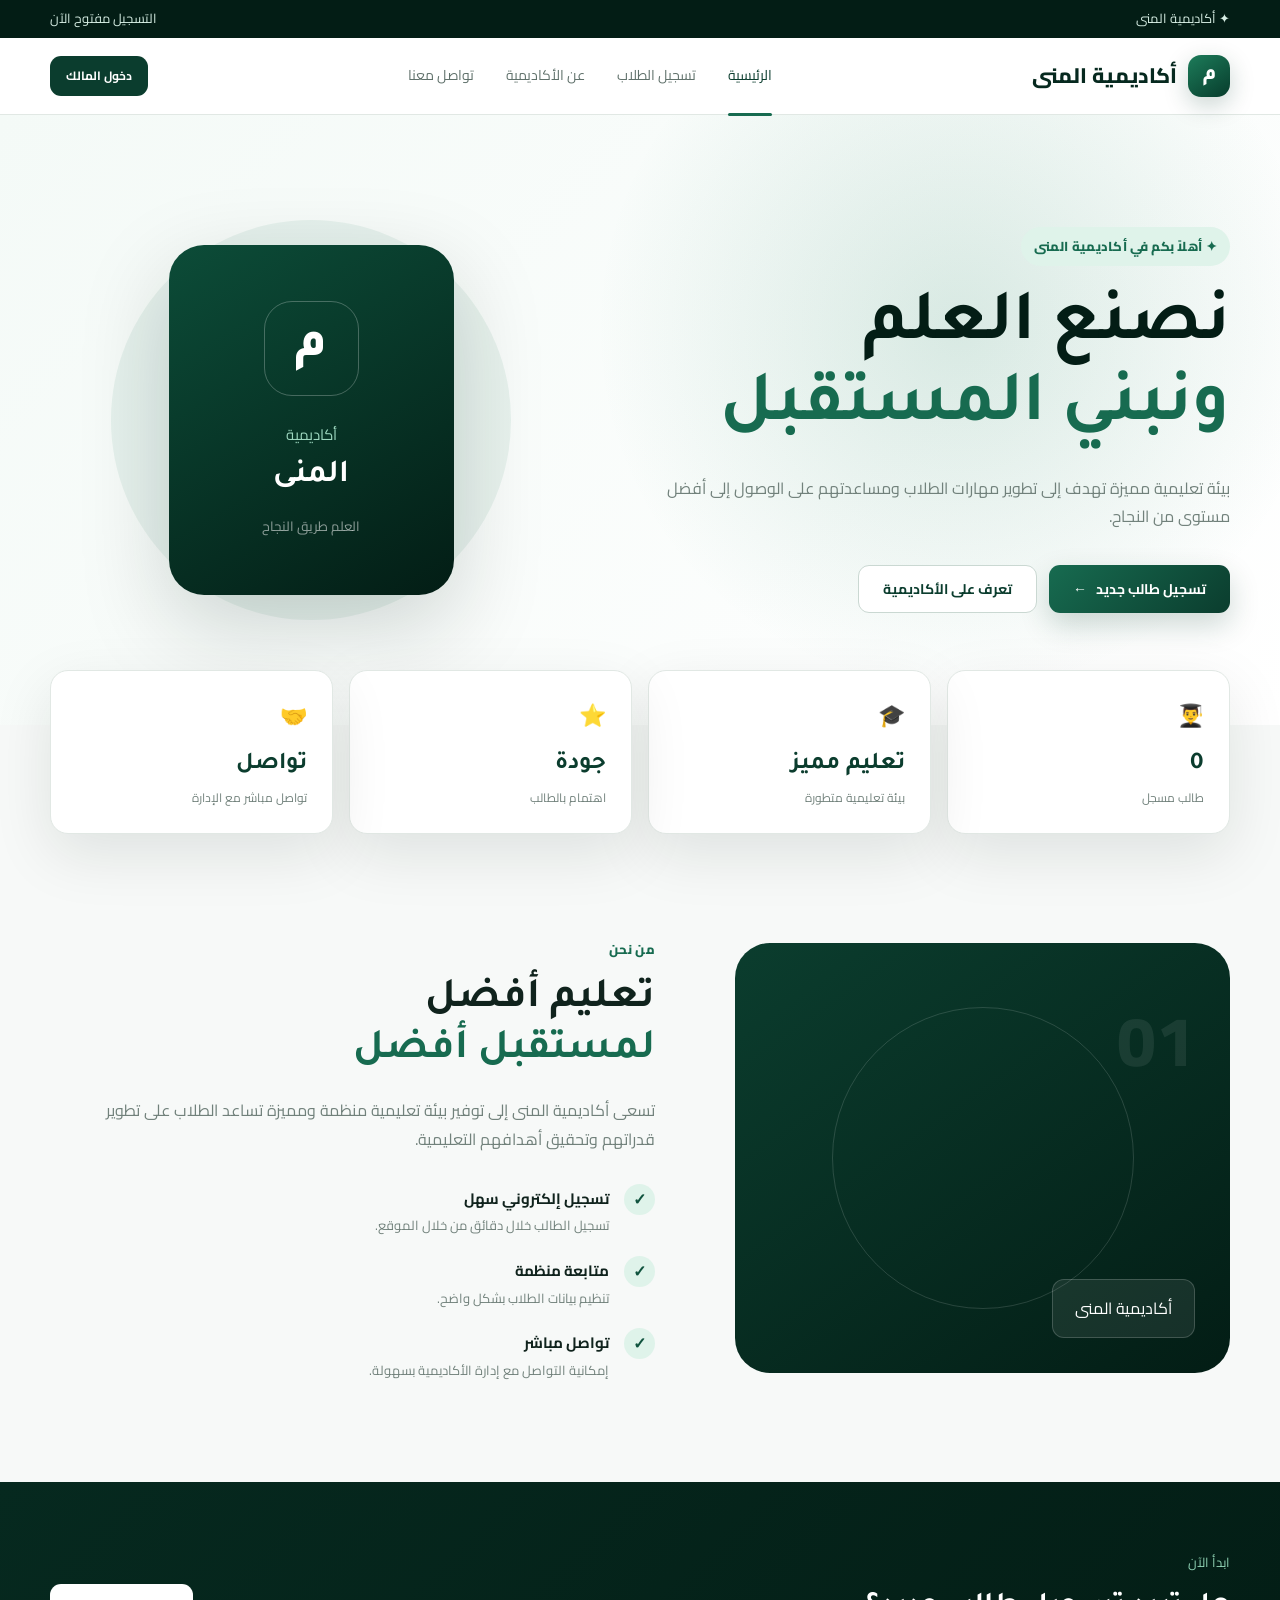
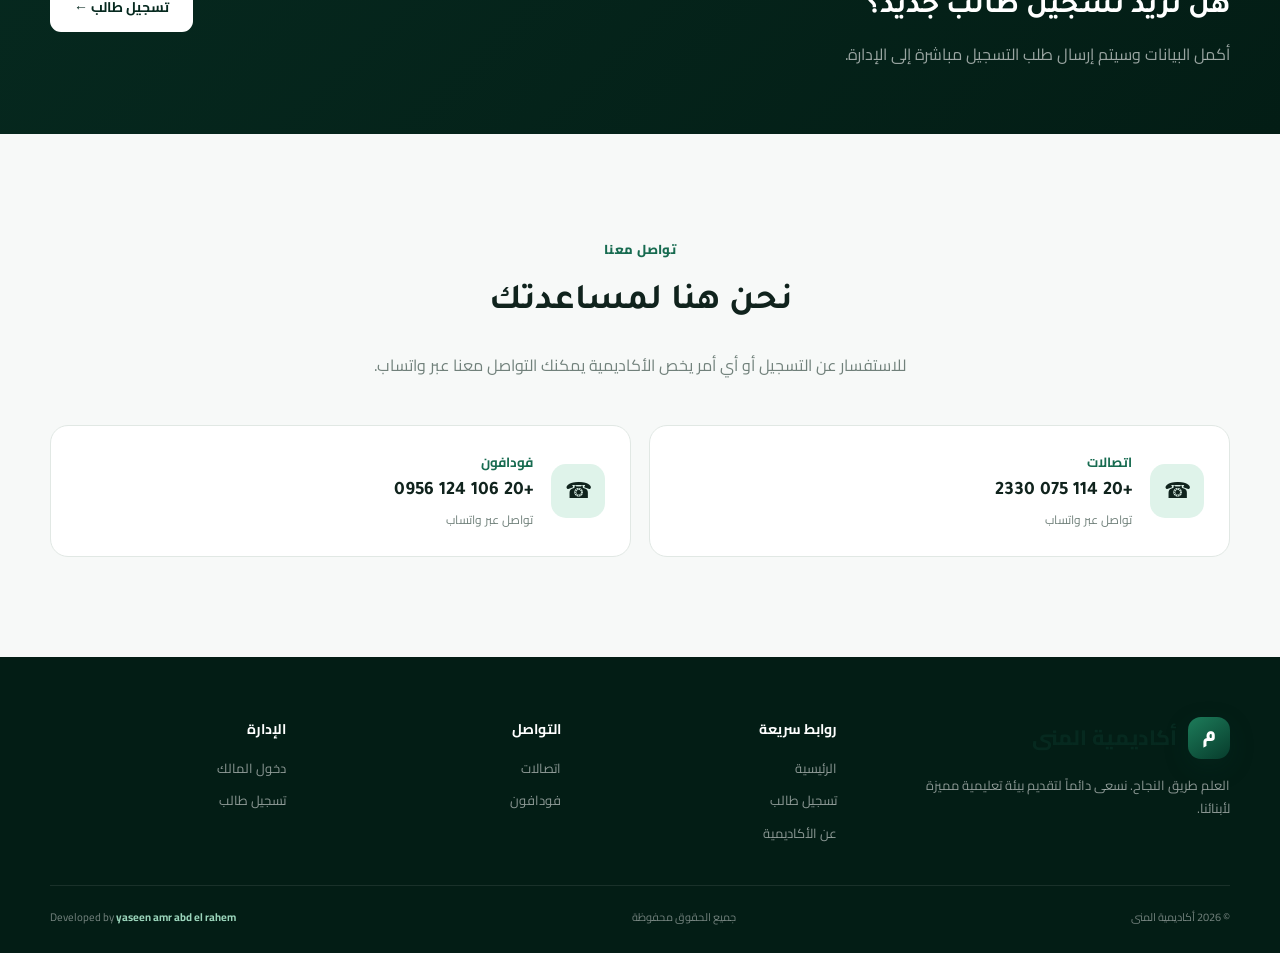
<file: index.html>
<!DOCTYPE html>
<html lang="ar" dir="rtl">

<head>
    <meta charset="UTF-8">
    <meta name="viewport" content="width=device-width, initial-scale=1.0">

    <meta name="theme-color" content="#0b3d2e">
    <meta name="description" content="أكاديمية المنى - العلم طريق النجاح">

    <title>أكاديمية المنى | العلم طريق النجاح</title>

    <link rel="stylesheet" href="style.css">
</head>

<body>

<!-- ================= TOP BAR ================= -->

<div class="top-bar">
    <div class="container top-bar-inner">
        <span>✦ أكاديمية المنى</span>
        <span>التسجيل مفتوح الآن</span>
    </div>
</div>


<!-- ================= HEADER ================= -->

<header class="site-header">

    <div class="container header-row">

        <a href="index.html" class="brand">

            <span class="brand-mark">م</span>

            <span class="brand-text">
                أكاديمية المنى
            </span>

        </a>


        <nav class="main-nav">

            <a href="index.html" class="active">
                الرئيسية
            </a>

            <a href="register.html">
                تسجيل الطلاب
            </a>

            <a href="#about">
                عن الأكاديمية
            </a>

            <a href="#contact">
                تواصل معنا
            </a>

        </nav>


        <div class="header-actions">

            <a href="login.html" class="btn btn-small">
                دخول المالك
            </a>

            <button class="nav-toggle" aria-label="فتح القائمة">
                ☰
            </button>

        </div>

    </div>

</header>


<!-- ================= HERO ================= -->

<section class="hero academy-hero">

    <div class="container hero-content">

        <div class="hero-copy">

            <span class="hero-label">
                ✦ أهلاً بكم في أكاديمية المنى
            </span>

            <h1>
                نصنع العلم
                <br>
                <span>ونبني المستقبل</span>
            </h1>

            <p>
                بيئة تعليمية مميزة تهدف إلى تطوير مهارات الطلاب
                ومساعدتهم على الوصول إلى أفضل مستوى من النجاح.
            </p>

            <div class="hero-buttons">

                <a href="register.html" class="btn btn-primary">
                    تسجيل طالب جديد
                    <span>←</span>
                </a>

                <a href="#about" class="btn btn-outline">
                    تعرف على الأكاديمية
                </a>

            </div>

        </div>


        <div class="hero-visual">

            <div class="hero-circle circle-one"></div>
            <div class="hero-circle circle-two"></div>

            <div class="academy-card">

                <div class="academy-symbol">
                    م
                </div>

                <span>
                    أكاديمية
                </span>

                <strong>
                    المنى
                </strong>

                <small>
                    العلم طريق النجاح
                </small>

            </div>

        </div>

    </div>

</section>


<!-- ================= STATS ================= -->

<section class="stats-section">

    <div class="container stats-grid">

        <div class="stat-card">

            <div class="stat-icon">
                👨‍🎓
            </div>

            <strong id="student-count">
                0
            </strong>

            <span>
                طالب مسجل
            </span>

        </div>


        <div class="stat-card">

            <div class="stat-icon">
                🎓
            </div>

            <strong>
                تعليم مميز
            </strong>

            <span>
                بيئة تعليمية متطورة
            </span>

        </div>


        <div class="stat-card">

            <div class="stat-icon">
                ⭐
            </div>

            <strong>
                جودة
            </strong>

            <span>
                اهتمام بالطالب
            </span>

        </div>


        <div class="stat-card">

            <div class="stat-icon">
                🤝
            </div>

            <strong>
                تواصل
            </strong>

            <span>
                تواصل مباشر مع الإدارة
            </span>

        </div>

    </div>

</section>


<!-- ================= ABOUT ================= -->

<section class="section about-section" id="about">

    <div class="container about-grid">

        <div class="about-visual">

            <div class="about-number">
                01
            </div>

            <div class="about-badge">
                أكاديمية المنى
            </div>

        </div>


        <div class="about-content">

            <span class="section-label">
                من نحن
            </span>

            <h2>
                تعليم أفضل
                <br>
                <span>لمستقبل أفضل</span>
            </h2>

            <p>
                تسعى أكاديمية المنى إلى توفير بيئة تعليمية
                منظمة ومميزة تساعد الطلاب على تطوير قدراتهم
                وتحقيق أهدافهم التعليمية.
            </p>

            <div class="feature-list">

                <div class="feature-item">

                    <span>✓</span>

                    <div>
                        <strong>
                            تسجيل إلكتروني سهل
                        </strong>

                        <p>
                            تسجيل الطالب خلال دقائق من خلال الموقع.
                        </p>
                    </div>

                </div>


                <div class="feature-item">

                    <span>✓</span>

                    <div>
                        <strong>
                            متابعة منظمة
                        </strong>

                        <p>
                            تنظيم بيانات الطلاب بشكل واضح.
                        </p>
                    </div>

                </div>


                <div class="feature-item">

                    <span>✓</span>

                    <div>
                        <strong>
                            تواصل مباشر
                        </strong>

                        <p>
                            إمكانية التواصل مع إدارة الأكاديمية بسهولة.
                        </p>
                    </div>

                </div>

            </div>

        </div>

    </div>

</section>


<!-- ================= REGISTER CTA ================= -->

<section class="register-cta">

    <div class="container cta-inner">

        <div>

            <span>
                ابدأ الآن
            </span>

            <h2>
                هل تريد تسجيل طالب جديد؟
            </h2>

            <p>
                أكمل البيانات وسيتم إرسال طلب التسجيل مباشرة إلى الإدارة.
            </p>

        </div>

        <a href="register.html" class="btn btn-light">
            تسجيل طالب
            ←
        </a>

    </div>

</section>


<!-- ================= CONTACT ================= -->

<section class="section contact-section" id="contact">

    <div class="container">

        <div class="section-head center">

            <span class="section-label">
                تواصل معنا
            </span>

            <h2>
                نحن هنا لمساعدتك
            </h2>

            <p>
                للاستفسار عن التسجيل أو أي أمر يخص الأكاديمية
                يمكنك التواصل معنا عبر واتساب.
            </p>

        </div>


        <div class="contact-grid">

            <a
                href="https://wa.me/201140752330"
                target="_blank"
                rel="noopener"
                class="contact-card">

                <div class="contact-icon">
                    ☎
                </div>

                <div>
                    <small>
                        اتصالات
                    </small>

                    <strong>
                        +20 114 075 2330
                    </strong>

                    <span>
                        تواصل عبر واتساب
                    </span>
                </div>

            </a>


            <a
                href="https://wa.me/201061240956"
                target="_blank"
                rel="noopener"
                class="contact-card">

                <div class="contact-icon">
                    ☎
                </div>

                <div>
                    <small>
                        فودافون
                    </small>

                    <strong>
                        +20 106 124 0956
                    </strong>

                    <span>
                        تواصل عبر واتساب
                    </span>
                </div>

            </a>

        </div>

    </div>

</section>


<!-- ================= FOOTER ================= -->

<footer class="site-footer">

    <div class="container">

        <div class="footer-grid">

            <div class="footer-about">

                <a href="index.html" class="brand">

                    <span class="brand-mark">
                        م
                    </span>

                    <span class="brand-text">
                        أكاديمية المنى
                    </span>

                </a>

                <p>
                    العلم طريق النجاح.
                    نسعى دائماً لتقديم بيئة تعليمية
                    مميزة لأبنائنا.
                </p>

            </div>


            <div>

                <h5>
                    روابط سريعة
                </h5>

                <ul>

                    <li>
                        <a href="index.html">
                            الرئيسية
                        </a>
                    </li>

                    <li>
                        <a href="register.html">
                            تسجيل طالب
                        </a>
                    </li>

                    <li>
                        <a href="#about">
                            عن الأكاديمية
                        </a>
                    </li>

                </ul>

            </div>


            <div>

                <h5>
                    التواصل
                </h5>

                <ul>

                    <li>
                        <a href="https://wa.me/201140752330"
                           target="_blank"
                           rel="noopener">
                            اتصالات
                        </a>
                    </li>

                    <li>
                        <a href="https://wa.me/201061240956"
                           target="_blank"
                           rel="noopener">
                            فودافون
                        </a>
                    </li>

                </ul>

            </div>


            <div>

                <h5>
                    الإدارة
                </h5>

                <ul>

                    <li>
                        <a href="login.html">
                            دخول المالك
                        </a>
                    </li>

                    <li>
                        <a href="register.html">
                            تسجيل طالب
                        </a>
                    </li>

                </ul>

            </div>

        </div>


        <div class="footer-bottom">

            <span>
                © 2026 أكاديمية المنى
            </span>

            <span>
                جميع الحقوق محفوظة
            </span>

            <span>
                Developed by
                <strong>
                    yaseen amr abd el rahem
                </strong>
            </span>

        </div>

    </div>

</footer>


<script src="script.js"></script>

</body>
</html>
</file>
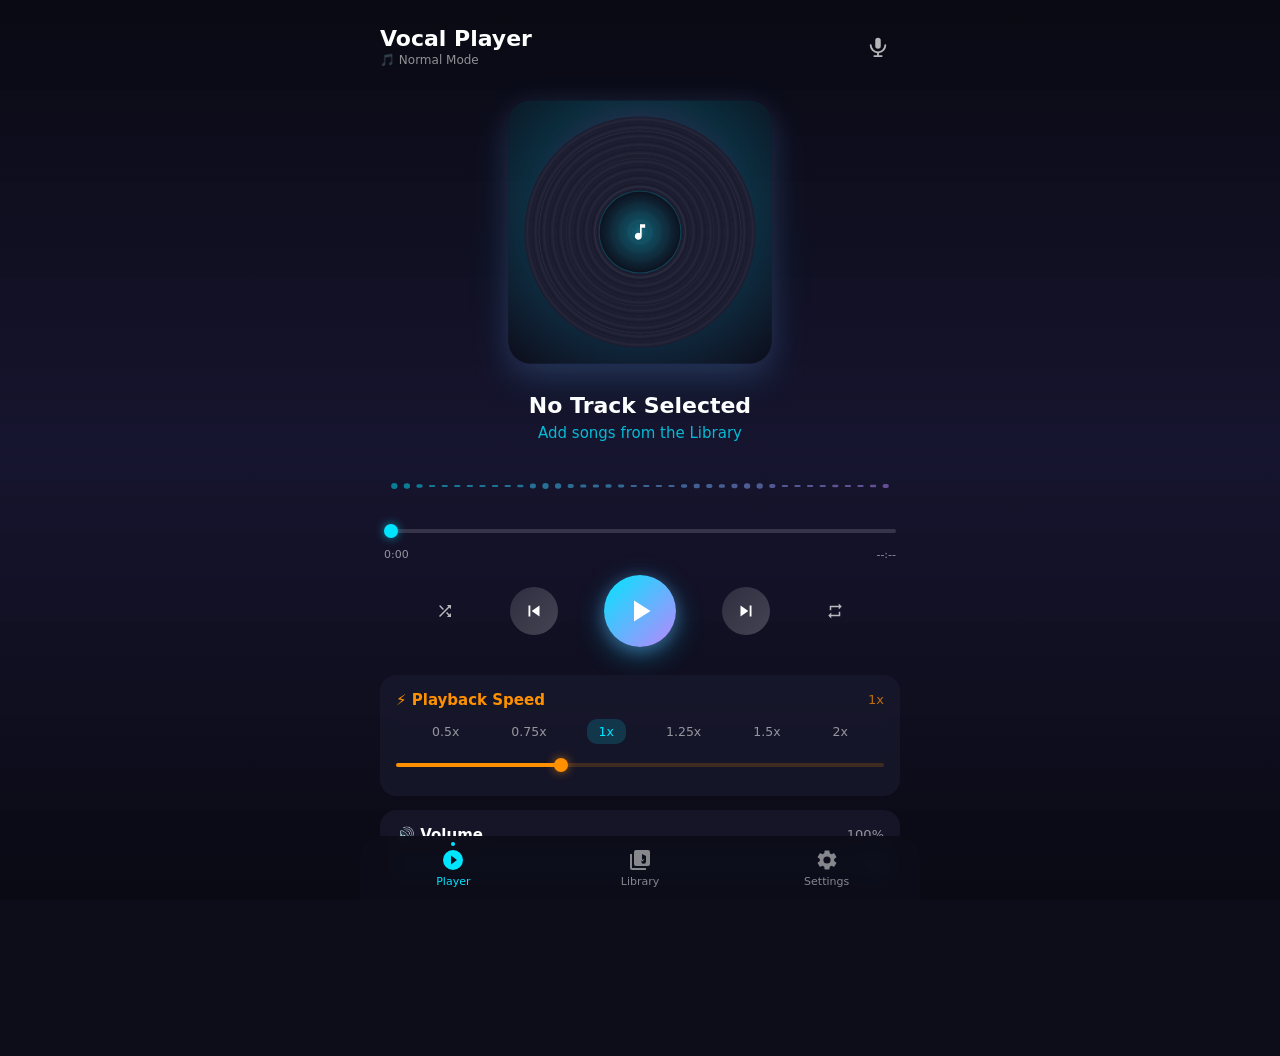
<file: web/index.html>
<!DOCTYPE html>
<html lang="en">
<head>
  <meta charset="UTF-8" />
  <meta name="viewport" content="width=device-width, initial-scale=1.0, viewport-fit=cover" />
  <meta name="theme-color" content="#0D0D1A" />
  <meta name="description" content="Vocal MP3 Player — offline MP3 player with vocal isolation. Web edition." />
  <title>Vocal MP3 Player</title>
  <link rel="icon" href="data:image/svg+xml,%3Csvg xmlns='http://www.w3.org/2000/svg' viewBox='0 0 64 64'%3E%3Crect width='64' height='64' rx='14' fill='%230D0D1A'/%3E%3Cpath d='M32 12c-3.3 0-6 2.7-6 6v14c0 3.3 2.7 6 6 6s6-2.7 6-6V18c0-3.3-2.7-6-6-6z' fill='%2300E5FF'/%3E%3Cpath d='M44 30c0 6.6-5.4 12-12 12s-12-5.4-12-12h-3c0 7.9 6 14.4 13.5 15.3V52h3v-6.7C41 44.4 47 37.9 47 30h-3z' fill='%23BB86FC'/%3E%3C/svg%3E" />
  <link rel="stylesheet" href="css/styles.css" />
</head>
<body class="theme-default">

  <!-- Animated background layer -->
  <div id="background" class="app-background" aria-hidden="true">
    <div class="bg-layer bg-gradient"></div>
    <div class="bg-layer bg-stars" aria-hidden="true"></div>
    <div class="bg-layer bg-nebula" aria-hidden="true"></div>
    <div class="bg-layer bg-custom" aria-hidden="true"></div>
    <div class="bg-overlay"></div>
  </div>

  <!-- Drag & drop overlay -->
  <div id="drop-overlay" class="drop-overlay" hidden>
    <div class="drop-card">
      <div class="drop-icon">🎵</div>
      <div class="drop-title">Drop audio files</div>
      <div class="drop-sub">MP3 · WAV · OGG · M4A · FLAC</div>
    </div>
  </div>

  <div id="app" class="app">

    <!-- ============ PLAYER SCREEN ============ -->
    <section id="screen-player" class="screen is-active" data-screen="player">
      <header class="player-header">
        <div class="player-header-text">
          <h1 class="app-title">Vocal Player</h1>
          <div id="mode-indicator" class="mode-indicator">🎵 Normal Mode</div>
        </div>
        <button id="btn-vocal-toggle" class="glow-btn" aria-label="Toggle Vocal Isolation" aria-pressed="false" title="Toggle Vocal Isolation">
          <svg viewBox="0 0 24 24" class="icon"><path d="M12,3a3,3 0 0,1 3,3v6a3,3 0 0,1 -6,0V6a3,3 0 0,1 3,-3z M19,11a1,1 0 1,1 2,0a9,9 0 0,1 -8,8.94V22h3a1,1 0 1,1 0,2H8a1,1 0 1,1 0,-2h3v-2.06A9,9 0 0,1 3,11a1,1 0 1,1 2,0a7,7 0 0,0 14,0z"/></svg>
        </button>
      </header>

      <div class="album-wrap">
        <div id="album-art" class="album-art">
          <div class="vinyl">
            <div class="vinyl-groove g1"></div>
            <div class="vinyl-groove g2"></div>
            <div class="vinyl-groove g3"></div>
            <div class="vinyl-label">
              <svg viewBox="0 0 24 24" class="icon note-icon"><path d="M12,3v10.55A4,4 0 1,0 14,17V7h4V3h-6z"/></svg>
            </div>
          </div>
        </div>
      </div>

      <div class="track-info">
        <div id="track-title" class="track-title">No Track Selected</div>
        <div id="track-artist" class="track-artist">Add songs from the Library</div>
        <div id="track-album" class="track-album"></div>
      </div>

      <div class="visualizer-wrap">
        <canvas id="visualizer" width="720" height="120" aria-hidden="true"></canvas>
      </div>

      <div class="progress-wrap">
        <input id="seek-bar" class="seek-bar" type="range" min="0" max="1000" value="0" step="1" aria-label="Seek" />
        <div class="time-row">
          <span id="time-current">0:00</span>
          <span id="time-total">0:00</span>
        </div>
      </div>

      <div class="controls-row">
        <button id="btn-shuffle" class="glow-btn small" aria-label="Shuffle" aria-pressed="false" title="Shuffle">
          <svg viewBox="0 0 24 24" class="icon"><path d="M10.59,9.17L6.12,4.7a1,1 0 0,0 -1.41,1.41l4.46,4.46 1.42,-1.4zM14.5,4l2.04,2.04L4,18.59 5.41,20 17.96,7.46 20,9.5V4h-5.5zM14.83,13.41l-1.41,1.41 3.13,3.13L14.5,20H20v-5.5l-2.04,2.04 -3.13,-3.13z"/></svg>
        </button>
        <button id="btn-prev" class="pulse-btn" aria-label="Previous" title="Previous">
          <svg viewBox="0 0 24 24" class="icon"><path d="M6,6h2v12H6V6zM9.5,12l8.5,6V6l-8.5,6z"/></svg>
        </button>
        <button id="btn-play" class="pulse-btn main" aria-label="Play" title="Play / Pause">
          <svg id="icon-play" viewBox="0 0 24 24" class="icon"><path d="M8,5v14l11,-7L8,5z"/></svg>
          <svg id="icon-pause" viewBox="0 0 24 24" class="icon" hidden><path d="M6,5h4v14H6V5zM14,5h4v14h-4V5z"/></svg>
        </button>
        <button id="btn-next" class="pulse-btn" aria-label="Next" title="Next">
          <svg viewBox="0 0 24 24" class="icon"><path d="M16,6h2v12h-2V6zM6,18l8.5,-6L6,6v12z"/></svg>
        </button>
        <button id="btn-repeat" class="glow-btn small" aria-label="Repeat" aria-pressed="false" title="Repeat">
          <svg id="icon-repeat" viewBox="0 0 24 24" class="icon"><path d="M7,7h10v3l4,-4 -4,-4v3H5v6h2V7zM17,17H7v-3l-4,4 4,4v-3h12v-6h-2v4z"/></svg>
          <svg id="icon-repeat-one" viewBox="0 0 24 24" class="icon" hidden><path d="M7,7h10v3l4,-4 -4,-4v3H5v6h2V7zM17,17H7v-3l-4,4 4,4v-3h12v-6h-2v4zM13,15V9h-1l-2,1v1h1.5v4H13z"/></svg>
        </button>
      </div>

      <!-- Vocal isolation controls (visible when enabled) -->
      <div id="vocal-controls" class="card vocal-card" hidden>
        <div class="card-head">
          <span class="card-title vocal">🎤 Vocal Isolation</span>
          <span id="vocal-level-label" class="card-value vocal">100%</span>
        </div>
        <input id="vocal-level" class="slider vocal" type="range" min="0" max="100" value="100" step="1" aria-label="Vocal isolation level" />
        <div class="card-hint">Adjusts how much music is removed. Higher = more vocal isolation.</div>
      </div>

      <!-- Playback speed -->
      <div class="card speed-card">
        <div class="card-head">
          <span class="card-title speed">⚡ Playback Speed</span>
          <span id="speed-label" class="card-value speed">1x</span>
        </div>
        <div id="speed-presets" class="speed-presets">
          <button class="chip" data-speed="0.5">0.5x</button>
          <button class="chip" data-speed="0.75">0.75x</button>
          <button class="chip is-active" data-speed="1">1x</button>
          <button class="chip" data-speed="1.25">1.25x</button>
          <button class="chip" data-speed="1.5">1.5x</button>
          <button class="chip" data-speed="2">2x</button>
        </div>
        <input id="speed-slider" class="slider speed" type="range" min="0.5" max="2" value="1" step="0.05" aria-label="Playback speed" />
      </div>

      <!-- Volume -->
      <div class="card volume-card">
        <div class="card-head">
          <span class="card-title">🔊 Volume</span>
          <span id="volume-label" class="card-value">100%</span>
        </div>
        <input id="volume-slider" class="slider" type="range" min="0" max="100" value="100" step="1" aria-label="Volume" />
      </div>

      <div class="screen-bottom-spacer"></div>
    </section>

    <!-- ============ LIBRARY SCREEN ============ -->
    <section id="screen-library" class="screen" data-screen="library">
      <header class="screen-header">
        <div>
          <h1 class="screen-title">Music Library</h1>
          <div id="library-count" class="screen-subtitle">0 songs</div>
        </div>
        <div class="header-actions">
          <button id="btn-add-files" class="icon-btn" aria-label="Add music files" title="Add music files">
            <svg viewBox="0 0 24 24" class="icon"><path d="M12,5a1,1 0 0,1 1,1v5h5a1,1 0 1,1 0,2h-5v5a1,1 0 1,1 -2,0v-5H6a1,1 0 1,1 0,-2h5V6a1,1 0 0,1 1,-1z"/></svg>
          </button>
          <button id="btn-add-folder" class="icon-btn" aria-label="Add a folder of music" title="Add a folder of music">
            <svg viewBox="0 0 24 24" class="icon"><path d="M10,4H4a2,2 0 0,0 -2,2v12a2,2 0 0,0 2,2h16a2,2 0 0,0 2,-2V8a2,2 0 0,0 -2,-2h-8l-2,-2zM12,11a1,1 0 0,1 1,1v2h2a1,1 0 1,1 0,2h-2v2a1,1 0 1,1 -2,0v-2H9a1,1 0 1,1 0,-2h2v-2a1,1 0 0,1 1,-1z"/></svg>
          </button>
          <button id="btn-refresh" class="icon-btn" aria-label="Refresh library" title="Refresh">
            <svg viewBox="0 0 24 24" class="icon"><path d="M17.65,6.35A7.95,7.95 0 0,0 12,4a8,8 0 1,0 7.73,10h-2.08A6,6 0 1,1 12,6c1.66,0 3.14,0.69 4.22,1.78L13,11h7V4l-2.35,2.35z"/></svg>
          </button>
        </div>
      </header>

      <div class="search-wrap">
        <svg viewBox="0 0 24 24" class="icon search-icon"><path d="M15.5,14h-0.79l-0.28,-0.27A6.47,6.47 0 0,0 16,9.5 6.5,6.5 0 1,0 9.5,16c1.61,0 3.09,-0.59 4.23,-1.57l0.27,0.28v0.79l5,4.99L20.49,19l-4.99,-5zM9.5,14A4.5,4.5 0 1,1 14,9.5 4.5,4.5 0 0,1 9.5,14z"/></svg>
        <input id="search-input" class="search-input" type="search" placeholder="Search songs, artists..." aria-label="Search library" />
        <button id="search-clear" class="icon-btn tiny" aria-label="Clear search" hidden>
          <svg viewBox="0 0 24 24" class="icon"><path d="M19,6.41 17.59,5 12,10.59 6.41,5 5,6.41 10.59,12 5,17.59 6.41,19 12,13.41 17.59,19 19,17.59 13.41,12z"/></svg>
        </button>
      </div>

      <div id="sort-chips" class="sort-chips">
        <button class="chip is-active" data-sort="title">Title</button>
        <button class="chip" data-sort="artist">Artist</button>
        <button class="chip" data-sort="album">Album</button>
        <button class="chip" data-sort="duration">Duration</button>
      </div>

      <div id="library-list" class="library-list"></div>

      <div id="library-no-results" class="empty-state" hidden>
        <div class="empty-icon">🔍</div>
        <div class="empty-title">No songs match your search</div>
      </div>

      <div id="library-empty" class="empty-state">
        <div class="empty-icon">🎧</div>
        <div class="empty-title">No music loaded</div>
        <div class="empty-sub">Tap <strong>+</strong> to add audio files, or drag &amp; drop them anywhere.<br/>Everything plays locally in your browser — no uploads.</div>
        <button id="btn-empty-add" class="cta-btn">Add music</button>
      </div>

      <div class="screen-bottom-spacer"></div>
    </section>

    <!-- ============ SETTINGS SCREEN ============ -->
    <section id="screen-settings" class="screen" data-screen="settings">
      <header class="screen-header">
        <div>
          <h1 class="screen-title">Settings</h1>
          <div class="screen-subtitle">Customize your experience</div>
        </div>
      </header>

      <h2 class="section-title">🎨 Background</h2>
      <div class="card">
        <div class="card-hint" style="margin:4px 0 12px">Choose Background</div>
        <div id="theme-grid" class="theme-grid"></div>
        <div id="custom-bg-row" class="custom-bg-row" hidden>
          <div id="custom-bg-preview" class="custom-bg-preview"></div>
          <span class="custom-bg-label">Custom image selected</span>
          <button id="btn-remove-custom-bg" class="icon-btn tiny" aria-label="Remove custom background">
            <svg viewBox="0 0 24 24" class="icon"><path d="M19,6.41 17.59,5 12,10.59 6.41,5 5,6.41 10.59,12 5,17.59 6.41,19 12,13.41 17.59,19 19,17.59 13.41,12z"/></svg>
          </button>
        </div>
      </div>

      <h2 class="section-title">🎵 Audio</h2>
      <div class="card settings-list">
        <label class="setting-row">
          <svg viewBox="0 0 24 24" class="icon setting-icon"><path d="M7,18h2V6H7v12zM11,22h2V2h-2v20zM3,14h2v-4H3v4zM15,18h2V6h-2v12zM19,11v2h2v-2h-2z"/></svg>
          <span class="setting-text">
            <span class="setting-title">Show Visualizer</span>
            <span class="setting-sub">Display audio waveform animation</span>
          </span>
          <input id="set-visualizer" type="checkbox" class="switch" />
        </label>
        <label class="setting-row">
          <svg viewBox="0 0 24 24" class="icon setting-icon"><path d="M12,3a3,3 0 0,1 3,3v6a3,3 0 0,1 -6,0V6a3,3 0 0,1 3,-3z M19,11a1,1 0 1,1 2,0a9,9 0 0,1 -8,8.94V22h3a1,1 0 1,1 0,2H8a1,1 0 1,1 0,-2h3v-2.06A9,9 0 0,1 3,11a1,1 0 1,1 2,0a7,7 0 0,0 14,0z"/></svg>
          <span class="setting-text">
            <span class="setting-title">Vocal Isolation Default</span>
            <span class="setting-sub">Enable vocal isolation on app start</span>
          </span>
          <input id="set-vocal-default" type="checkbox" class="switch" />
        </label>
      </div>

      <h2 class="section-title">✨ Interface</h2>
      <div class="card settings-list">
        <label class="setting-row">
          <svg viewBox="0 0 24 24" class="icon setting-icon"><path d="M12,2a10,10 0 1,0 10,10A10,10 0 0,0 12,2zm0,18a8,8 0 1,1 8,-8 8,8 0 0,1 -8,8zm-1,-13h2v6l5.25,3.15 -1,1.64L11,14.5z"/></svg>
          <span class="setting-text">
            <span class="setting-title">Button Animations</span>
            <span class="setting-sub">Enable pulse and glow animations</span>
          </span>
          <input id="set-animations" type="checkbox" class="switch" />
        </label>
        <label class="setting-row">
          <svg viewBox="0 0 24 24" class="icon setting-icon"><path d="M0,15h4v-2H0v2zM0,19h4v-2H0v2zM0,11h4V9H0v2zM0,7h4V5H0v2zM22,9h-2v2h2V9zM22,13h-2v2h2v-2zM22,5h-2v2h2V5zM22,17h-2v2h2v-2zM8,3v18h8V3H8zm6,16h-4V5h4v14z"/></svg>
          <span class="setting-text">
            <span class="setting-title">Haptic Feedback</span>
            <span class="setting-sub">Vibrate on button press (where supported)</span>
          </span>
          <input id="set-haptics" type="checkbox" class="switch" />
        </label>
      </div>

      <h2 class="section-title">🎧 Playback</h2>
      <div class="card settings-list">
        <label class="setting-row">
          <svg viewBox="0 0 24 24" class="icon setting-icon"><path d="M6.99,11L3,15l3.99,4v-3H14v-2H6.99v-3zM21,9l-3.99,-4v3H10v2h7.01v3L21,9z"/></svg>
          <span class="setting-text">
            <span class="setting-title">Crossfade</span>
            <span class="setting-sub">Smooth transition between tracks</span>
          </span>
          <input id="set-crossfade" type="checkbox" class="switch" />
        </label>
      </div>

      <h2 class="section-title">ℹ️ About</h2>
      <div class="card">
        <div class="about-title">Vocal MP3 Player — Web Edition</div>
        <div class="card-hint">Version 1.0</div>
        <p class="card-hint about-text">
          An offline MP3 player with vocal isolation. Remove background music and keep
          vocals/speech using center-channel extraction plus vocal-band EQ.
          Everything runs locally in your browser — no internet or uploads required.
        </p>
      </div>

      <div class="screen-bottom-spacer"></div>
    </section>

    <!-- ============ MINI PLAYER ============ -->
    <div id="mini-player" class="mini-player" hidden>
      <div class="mini-art">
        <svg viewBox="0 0 24 24" class="icon"><path d="M12,3v10.55A4,4 0 1,0 14,17V7h4V3h-6z"/></svg>
      </div>
      <div class="mini-info">
        <div id="mini-title" class="mini-title">—</div>
        <div id="mini-artist" class="mini-artist">—</div>
      </div>
      <button id="mini-play" class="icon-btn" aria-label="Play / Pause">
        <svg id="mini-icon-play" viewBox="0 0 24 24" class="icon"><path d="M8,5v14l11,-7L8,5z"/></svg>
        <svg id="mini-icon-pause" viewBox="0 0 24 24" class="icon" hidden><path d="M6,5h4v14H6V5zM14,5h4v14h-4V5z"/></svg>
      </button>
      <div id="mini-progress" class="mini-progress"><div id="mini-progress-fill"></div></div>
    </div>

    <!-- ============ BOTTOM NAV ============ -->
    <nav class="bottom-nav" aria-label="Main navigation">
      <button class="nav-item is-active" data-nav="player">
        <svg viewBox="0 0 24 24" class="icon"><path d="M12,2a10,10 0 1,0 10,10A10,10 0 0,0 12,2zM10,16.5v-9l6,4.5 -6,4.5z"/></svg>
        <span>Player</span>
      </button>
      <button class="nav-item" data-nav="library">
        <svg viewBox="0 0 24 24" class="icon"><path d="M20,2H8a2,2 0 0,0 -2,2v12a2,2 0 0,0 2,2h12a2,2 0 0,0 2,-2V4a2,2 0 0,0 -2,-2zM14,13.5V6l4,2v5.5a2.25,2.25 0 1,1 -1.5,-2.12zM4,6H2v14a2,2 0 0,0 2,2h14v-2H4V6z"/></svg>
        <span>Library</span>
      </button>
      <button class="nav-item" data-nav="settings">
        <svg viewBox="0 0 24 24" class="icon"><path d="M19.14,12.94a7.07,7.07 0 0,0 0,-1.88l2.03,-1.58a0.49,0.49 0 0,0 0.12,-0.61l-1.92,-3.32a0.49,0.49 0 0,0 -0.59,-0.22l-2.39,0.96a7.03,7.03 0 0,0 -1.62,-0.94l-0.36,-2.54a0.48,0.48 0 0,0 -0.48,-0.41h-3.84a0.48,0.48 0 0,0 -0.47,0.41l-0.36,2.54c-0.59,0.24 -1.13,0.57 -1.62,0.94l-2.39,-0.96a0.49,0.49 0 0,0 -0.59,0.22L2.74,8.87a0.49,0.49 0 0,0 0.12,0.61l2.03,1.58a7.07,7.07 0 0,0 0,1.88l-2.03,1.58a0.49,0.49 0 0,0 -0.12,0.61l1.92,3.32c0.12,0.22 0.37,0.29 0.59,0.22l2.39,-0.96c0.5,0.38 1.03,0.7 1.62,0.94l0.36,2.54c0.05,0.24 0.24,0.41 0.48,0.41h3.84c0.24,0 0.44,-0.17 0.47,-0.41l0.36,-2.54a6.9,6.9 0 0,0 1.62,-0.94l2.39,0.96c0.22,0.07 0.47,0 0.59,-0.22l1.92,-3.32a0.49,0.49 0 0,0 -0.12,-0.61l-2.01,-1.58zM12,15.6A3.6,3.6 0 1,1 15.6,12 3.6,3.6 0 0,1 12,15.6z"/></svg>
        <span>Settings</span>
      </button>
    </nav>

  </div>

  <!-- Hidden file inputs -->
  <input type="file" id="file-input" accept="audio/*,.mp3,.wav,.ogg,.oga,.m4a,.flac,.aac,.opus,.webm" multiple hidden />
  <input type="file" id="folder-input" webkitdirectory multiple hidden />
  <input type="file" id="bg-input" accept="image/*" hidden />

  <audio id="audio-el" preload="auto"></audio>

  <div id="toast" class="toast" role="status" aria-live="polite" hidden></div>

  <script type="module" src="js/app.js"></script>
</body>
</html>
</file>
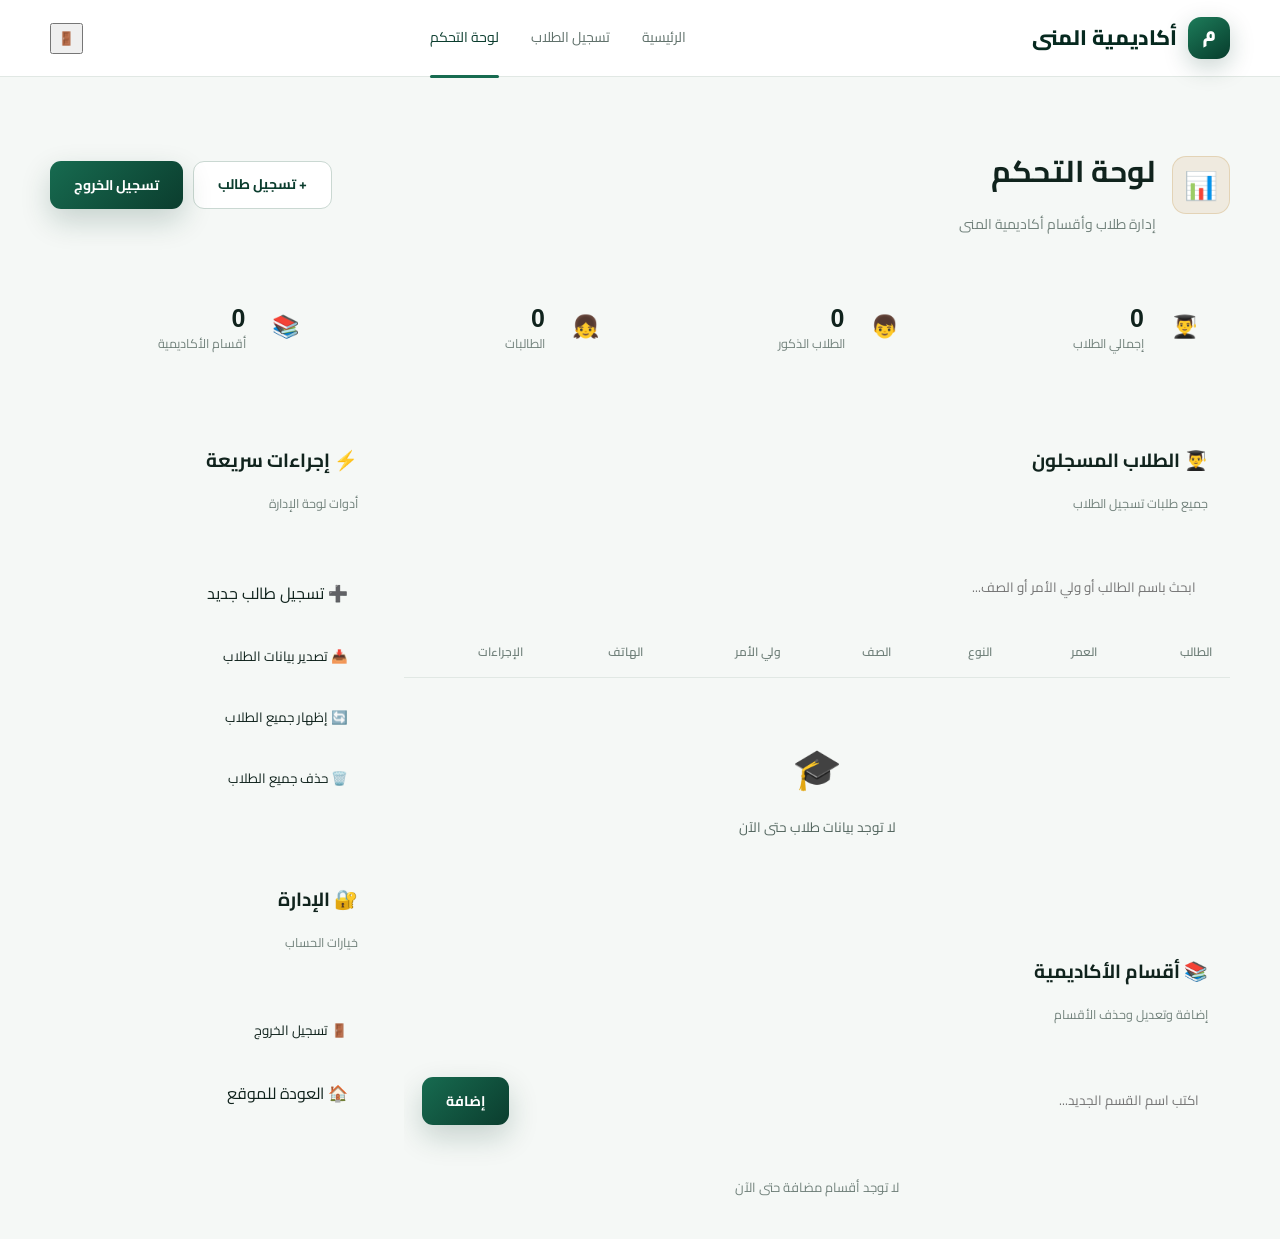
<file: admin.html>
<!DOCTYPE html>
<html lang="ar" dir="rtl">

<head>
    <meta charset="UTF-8">

    <meta name="viewport"
          content="width=device-width, initial-scale=1.0">

    <meta name="theme-color"
          content="#0b3d2e">

    <meta name="description"
          content="لوحة تحكم مالك أكاديمية المنى">

    <title>لوحة التحكم | أكاديمية المنى</title>

    <link rel="stylesheet" href="style.css">

    <style>

        /* =====================================================
           ADMIN DASHBOARD
        ===================================================== */

        .admin-page {
            min-height: 100vh;
        }

        .admin-header {
            padding: 42px 0 25px;
        }

        .admin-header-row {
            display: flex;
            align-items: center;
            justify-content: space-between;
            gap: 20px;
            flex-wrap: wrap;
        }

        .admin-title {
            display: flex;
            align-items: center;
            gap: 16px;
        }

        .admin-title-icon {
            width: 58px;
            height: 58px;
            border-radius: 14px;
            display: flex;
            align-items: center;
            justify-content: center;
            background: rgba(192,138,62,0.12);
            border: 1px solid rgba(192,138,62,0.25);
            font-size: 27px;
        }

        .admin-title h1 {
            font-size: 30px;
            margin-bottom: 3px;
        }

        .admin-title p {
            color: var(--muted);
            font-size: 14px;
        }

        .admin-actions {
            display: flex;
            gap: 10px;
            flex-wrap: wrap;
        }

        /* =====================================================
           STATS
        ===================================================== */

        .admin-stats {
            display: grid;
            grid-template-columns: repeat(4, 1fr);
            gap: 18px;
            margin-bottom: 30px;
        }

        .admin-stat {
            background: var(--surface);
            border: 1px solid var(--line);
            border-radius: var(--radius-m);
            padding: 22px;
            display: flex;
            align-items: center;
            gap: 16px;
        }

        .admin-stat-icon {
            width: 48px;
            height: 48px;
            border-radius: 12px;
            background: var(--surface-2);
            display: flex;
            align-items: center;
            justify-content: center;
            font-size: 22px;
            flex-shrink: 0;
        }

        .admin-stat strong {
            display: block;
            font-family: 'Reem Kufi', sans-serif;
            color: var(--gold-light);
            font-size: 25px;
            line-height: 1.2;
        }

        .admin-stat span {
            color: var(--muted);
            font-size: 12.5px;
        }

        /* =====================================================
           ADMIN GRID
        ===================================================== */

        .admin-layout {
            display: grid;
            grid-template-columns: 1fr 330px;
            gap: 24px;
            align-items: start;
        }

        .admin-card {
            background: var(--surface);
            border: 1px solid var(--line);
            border-radius: var(--radius-m);
            overflow: hidden;
        }

        .admin-card-header {
            padding: 20px 22px;
            border-bottom: 1px solid var(--line);
            display: flex;
            justify-content: space-between;
            align-items: center;
            gap: 15px;
            flex-wrap: wrap;
        }

        .admin-card-header h2 {
            font-size: 19px;
        }

        .admin-card-header p {
            color: var(--muted);
            font-size: 12.5px;
            margin-top: 3px;
        }

        /* =====================================================
           SEARCH
        ===================================================== */

        .admin-search {
            padding: 16px 20px;
            border-bottom: 1px solid var(--line);
            display: flex;
            gap: 10px;
        }

        .admin-search input {
            width: 100%;
            background: var(--surface-2);
            border: 1px solid var(--line-strong);
            border-radius: var(--radius-s);
            padding: 11px 14px;
            color: var(--ivory);
            outline: none;
        }

        .admin-search input:focus {
            border-color: var(--gold);
        }

        /* =====================================================
           STUDENTS TABLE
        ===================================================== */

        .students-table-wrap {
            overflow-x: auto;
        }

        .students-table {
            width: 100%;
            border-collapse: collapse;
            min-width: 750px;
        }

        .students-table th {
            text-align: right;
            padding: 14px 18px;
            color: var(--muted);
            font-size: 12px;
            font-weight: 600;
            background: rgba(255,255,255,0.015);
            border-bottom: 1px solid var(--line);
        }

        .students-table td {
            padding: 15px 18px;
            border-bottom: 1px solid var(--line);
            font-size: 13.5px;
            vertical-align: middle;
        }

        .students-table tr:last-child td {
            border-bottom: 0;
        }

        .students-table tbody tr {
            transition: background 0.18s ease;
        }

        .students-table tbody tr:hover {
            background: rgba(255,255,255,0.025);
        }

        .student-name-cell {
            display: flex;
            align-items: center;
            gap: 11px;
        }

        .student-avatar {
            width: 38px;
            height: 38px;
            border-radius: 50%;
            background: linear-gradient(
                145deg,
                var(--gold-light),
                var(--gold)
            );
            color: #201808;
            display: flex;
            align-items: center;
            justify-content: center;
            font-weight: 800;
            flex-shrink: 0;
        }

        .student-name-cell strong {
            display: block;
            color: var(--ivory);
            font-size: 13.5px;
        }

        .student-name-cell small {
            color: var(--muted);
            font-size: 11px;
        }

        .class-badge {
            display: inline-block;
            padding: 4px 9px;
            border-radius: 15px;
            background: rgba(122,139,111,0.12);
            color: var(--sage-light);
            border: 1px solid rgba(122,139,111,0.2);
            font-size: 11px;
        }

        .gender-badge {
            color: var(--muted);
            font-size: 12px;
        }

        .table-actions {
            display: flex;
            gap: 7px;
        }

        .table-btn {
            width: 34px;
            height: 34px;
            border-radius: 8px;
            border: 1px solid var(--line-strong);
            background: transparent;
            color: var(--ivory);
            cursor: pointer;
            display: flex;
            align-items: center;
            justify-content: center;
            transition: 0.18s ease;
        }

        .table-btn:hover {
            border-color: var(--gold);
            color: var(--gold-light);
        }

        .table-btn.delete:hover {
            border-color: var(--danger);
            color: var(--danger);
        }

        .empty-table {
            text-align: center;
            padding: 55px 20px !important;
            color: var(--muted);
        }

        .empty-table .empty-icon {
            font-size: 40px;
            margin-bottom: 10px;
        }

        /* =====================================================
           SECTIONS
        ===================================================== */

        .sections-card {
            margin-top: 24px;
        }

        .section-add {
            padding: 18px;
            border-bottom: 1px solid var(--line);
            display: flex;
            gap: 9px;
        }

        .section-add input {
            flex: 1;
            min-width: 0;
            background: var(--surface-2);
            border: 1px solid var(--line-strong);
            border-radius: var(--radius-s);
            padding: 10px 13px;
            color: var(--ivory);
        }

        .section-list {
            padding: 8px 18px 15px;
        }

        .section-item {
            display: flex;
            align-items: center;
            justify-content: space-between;
            gap: 10px;
            padding: 13px 5px;
            border-bottom: 1px solid var(--line);
        }

        .section-item:last-child {
            border-bottom: 0;
        }

        .section-item-name {
            display: flex;
            align-items: center;
            gap: 9px;
            font-size: 13.5px;
        }

        .section-dot {
            width: 7px;
            height: 7px;
            border-radius: 50%;
            background: var(--gold);
        }

        .section-item-actions {
            display: flex;
            gap: 5px;
        }

        .mini-btn {
            border: 0;
            background: transparent;
            color: var(--muted);
            cursor: pointer;
            padding: 5px;
        }

        .mini-btn:hover {
            color: var(--gold-light);
        }

        .mini-btn.delete:hover {
            color: var(--danger);
        }

        .no-sections {
            padding: 25px 5px;
            text-align: center;
            color: var(--muted);
            font-size: 13px;
        }

        /* =====================================================
           QUICK ACTIONS
        ===================================================== */

        .quick-actions {
            padding: 18px;
            display: flex;
            flex-direction: column;
            gap: 10px;
        }

        .quick-action {
            width: 100%;
            text-align: right;
            padding: 13px 14px;
            border-radius: var(--radius-s);
            border: 1px solid var(--line);
            background: var(--surface-2);
            color: var(--ivory);
            cursor: pointer;
            transition: 0.18s ease;
        }

        .quick-action:hover {
            border-color: var(--gold);
            background: rgba(192,138,62,0.06);
        }

        /* =====================================================
           MODAL
        ===================================================== */

        .admin-modal {
            position: fixed;
            inset: 0;
            background: rgba(0,0,0,0.7);
            backdrop-filter: blur(5px);
            z-index: 200;
            display: none;
            align-items: center;
            justify-content: center;
            padding: 20px;
        }

        .admin-modal.show {
            display: flex;
        }

        .modal-box {
            width: 100%;
            max-width: 700px;
            max-height: 90vh;
            overflow-y: auto;
            background: var(--surface);
            border: 1px solid var(--line-strong);
            border-radius: var(--radius-m);
            box-shadow: var(--shadow-deep);
        }

        .modal-header {
            padding: 20px 24px;
            border-bottom: 1px solid var(--line);
            display: flex;
            justify-content: space-between;
            align-items: center;
        }

        .modal-header h2 {
            font-size: 20px;
        }

        .modal-close {
            width: 34px;
            height: 34px;
            border: 1px solid var(--line);
            border-radius: 50%;
            background: transparent;
            color: var(--ivory);
            cursor: pointer;
        }

        .modal-body {
            padding: 24px;
        }

        .student-details {
            display: grid;
            grid-template-columns: repeat(2, 1fr);
            gap: 12px;
        }

        .detail-box {
            background: var(--surface-2);
            border: 1px solid var(--line);
            border-radius: var(--radius-s);
            padding: 13px;
        }

        .detail-box.full {
            grid-column: 1 / -1;
        }

        .detail-box label {
            display: block;
            color: var(--muted);
            font-size: 11.5px;
            margin-bottom: 4px;
        }

        .detail-box strong {
            font-size: 14px;
            color: var(--ivory);
            font-weight: 500;
            word-break: break-word;
        }

        /* =====================================================
           TOAST
        ===================================================== */

        .admin-toast {
            position: fixed;
            bottom: 25px;
            right: 25px;
            z-index: 300;
            background: var(--surface-raised);
            border: 1px solid var(--gold);
            color: var(--ivory);
            padding: 13px 19px;
            border-radius: var(--radius-s);
            box-shadow: var(--shadow-deep);
            transform: translateY(20px);
            opacity: 0;
            pointer-events: none;
            transition: 0.25s ease;
            font-size: 13.5px;
        }

        .admin-toast.show {
            transform: translateY(0);
            opacity: 1;
        }

        /* =====================================================
           RESPONSIVE
        ===================================================== */

        @media (max-width: 1050px) {

            .admin-stats {
                grid-template-columns: repeat(2, 1fr);
            }

            .admin-layout {
                grid-template-columns: 1fr;
            }

        }

        @media (max-width: 650px) {

            .admin-header {
                padding-top: 25px;
            }

            .admin-title h1 {
                font-size: 24px;
            }

            .admin-stats {
                grid-template-columns: 1fr;
            }

            .student-details {
                grid-template-columns: 1fr;
            }

            .detail-box.full {
                grid-column: auto;
            }

            .admin-header-row {
                align-items: flex-start;
            }

            .admin-actions {
                width: 100%;
            }

            .admin-actions .btn {
                flex: 1;
            }

        }

    </style>

</head>

<body>

<!-- =====================================================
     HEADER
===================================================== -->

<header class="site-header">

    <div class="container header-row">

        <a href="index.html" class="brand">

            <span class="brand-mark">
                م
            </span>

            <span class="brand-text">
                أكاديمية المنى
            </span>

        </a>

        <nav class="main-nav">

            <a href="index.html">
                الرئيسية
            </a>

            <a href="register.html">
                تسجيل الطلاب
            </a>

            <a href="admin.html" class="active">
                لوحة التحكم
            </a>

        </nav>

        <div class="header-actions">

            <button
                type="button"
                class="icon-btn"
                onclick="logoutAdmin()"
                title="تسجيل الخروج">

                🚪

            </button>

        </div>

    </div>

</header>


<!-- =====================================================
     MAIN
===================================================== -->

<main class="admin-page">

    <div class="container">

        <!-- PAGE HEADER -->

        <section class="admin-header">

            <div class="admin-header-row">

                <div class="admin-title">

                    <div class="admin-title-icon">
                        📊
                    </div>

                    <div>

                        <h1>
                            لوحة التحكم
                        </h1>

                        <p>
                            إدارة طلاب وأقسام أكاديمية المنى
                        </p>

                    </div>

                </div>


                <div class="admin-actions">

                    <a
                        href="register.html"
                        class="btn btn-outline">

                        + تسجيل طالب

                    </a>

                    <button
                        type="button"
                        class="btn btn-primary"
                        onclick="logoutAdmin()">

                        تسجيل الخروج

                    </button>

                </div>

            </div>

        </section>


        <!-- =================================================
             STATS
        ================================================== -->

        <section class="admin-stats">

            <div class="admin-stat">

                <div class="admin-stat-icon">
                    👨‍🎓
                </div>

                <div>

                    <strong id="total-students">
                        0
                    </strong>

                    <span>
                        إجمالي الطلاب
                    </span>

                </div>

            </div>


            <div class="admin-stat">

                <div class="admin-stat-icon">
                    👦
                </div>

                <div>

                    <strong id="male-students">
                        0
                    </strong>

                    <span>
                        الطلاب الذكور
                    </span>

                </div>

            </div>


            <div class="admin-stat">

                <div class="admin-stat-icon">
                    👧
                </div>

                <div>

                    <strong id="female-students">
                        0
                    </strong>

                    <span>
                        الطالبات
                    </span>

                </div>

            </div>


            <div class="admin-stat">

                <div class="admin-stat-icon">
                    📚
                </div>

                <div>

                    <strong id="total-sections">
                        0
                    </strong>

                    <span>
                        أقسام الأكاديمية
                    </span>

                </div>

            </div>

        </section>


        <!-- =================================================
             CONTENT
        ================================================== -->

        <div class="admin-layout">


            <!-- =================================================
                 STUDENTS
            ================================================== -->

            <div>

                <section class="admin-card">

                    <div class="admin-card-header">

                        <div>

                            <h2>
                                👨‍🎓 الطلاب المسجلون
                            </h2>

                            <p>
                                جميع طلبات تسجيل الطلاب
                            </p>

                        </div>

                    </div>


                    <div class="admin-search">

                        <input
                            type="search"
                            id="student-search"
                            placeholder="ابحث باسم الطالب أو ولي الأمر أو الصف..."
                            autocomplete="off">

                    </div>


                    <div class="students-table-wrap">

                        <table class="students-table">

                            <thead>

                                <tr>

                                    <th>
                                        الطالب
                                    </th>

                                    <th>
                                        العمر
                                    </th>

                                    <th>
                                        النوع
                                    </th>

                                    <th>
                                        الصف
                                    </th>

                                    <th>
                                        ولي الأمر
                                    </th>

                                    <th>
                                        الهاتف
                                    </th>

                                    <th>
                                        الإجراءات
                                    </th>

                                </tr>

                            </thead>

                            <tbody id="students-table-body">
                            </tbody>

                        </table>

                    </div>

                </section>


                <!-- =================================================
                     SECTIONS
                ================================================== -->

                <section class="admin-card sections-card">

                    <div class="admin-card-header">

                        <div>

                            <h2>
                                📚 أقسام الأكاديمية
                            </h2>

                            <p>
                                إضافة وتعديل وحذف الأقسام
                            </p>

                        </div>

                    </div>


                    <div class="section-add">

                        <input
                            type="text"
                            id="new-section"
                            placeholder="اكتب اسم القسم الجديد...">

                        <button
                            type="button"
                            class="btn btn-primary"
                            onclick="addSection()">

                            إضافة

                        </button>

                    </div>


                    <div
                        class="section-list"
                        id="section-list">

                    </div>

                </section>

            </div>


            <!-- =================================================
                 SIDE PANEL
            ================================================== -->

            <aside>

                <section class="admin-card">

                    <div class="admin-card-header">

                        <div>

                            <h2>
                                ⚡ إجراءات سريعة
                            </h2>

                            <p>
                                أدوات لوحة الإدارة
                            </p>

                        </div>

                    </div>


                    <div class="quick-actions">

                        <a
                            href="register.html"
                            class="quick-action">

                            ➕ تسجيل طالب جديد

                        </a>


                        <button
                            type="button"
                            class="quick-action"
                            onclick="exportStudents()">

                            📥 تصدير بيانات الطلاب

                        </button>


                        <button
                            type="button"
                            class="quick-action"
                            onclick="clearSearch()">

                            🔄 إظهار جميع الطلاب

                        </button>


                        <button
                            type="button"
                            class="quick-action"
                            onclick="confirmDeleteAll()">

                            🗑️ حذف جميع الطلاب

                        </button>

                    </div>

                </section>


                <section class="admin-card"
                         style="margin-top:24px;">

                    <div class="admin-card-header">

                        <div>

                            <h2>
                                🔐 الإدارة
                            </h2>

                            <p>
                                خيارات الحساب
                            </p>

                        </div>

                    </div>


                    <div class="quick-actions">

                        <button
                            type="button"
                            class="quick-action"
                            onclick="logoutAdmin()">

                            🚪 تسجيل الخروج

                        </button>


                        <a
                            href="index.html"
                            class="quick-action">

                            🏠 العودة للموقع

                        </a>

                    </div>

                </section>

            </aside>

        </div>

    </div>

</main>


<!-- =====================================================
     STUDENT MODAL
===================================================== -->

<div
    class="admin-modal"
    id="student-modal">

    <div class="modal-box">

        <div class="modal-header">

            <h2>
                بيانات الطالب
            </h2>

            <button
                type="button"
                class="modal-close"
                onclick="closeStudentModal()">

                ×

            </button>

        </div>


        <div
            class="modal-body"
            id="student-details">

        </div>

    </div>

</div>


<!-- =====================================================
     TOAST
===================================================== -->

<div
    class="admin-toast"
    id="admin-toast">

</div>


<!-- =====================================================
     SCRIPT
===================================================== -->

<script>

const STUDENTS_KEY = "academy_students";
const SECTIONS_KEY = "academy_sections";

let students = [];
let sections = [];


/* =====================================================
   ADMIN LOGIN CHECK
===================================================== */

function checkAdminLogin() {

    const isLoggedIn =
        localStorage.getItem("academy_admin_logged_in");

    /*
       إذا كان نظام تسجيل الدخول الحالي
       يستخدم مفتاحاً مختلفاً، سنربطه به لاحقاً.
    */

    if (isLoggedIn !== "true") {

        /*
           لا نقوم بإخفاء الصفحة حالياً حتى لا
           يتعطل الموقع إذا كان login.html الحالي
           لا يستخدم نظام الجلسة.
        */

        return;

    }

}


/* =====================================================
   LOAD DATA
===================================================== */

function loadStudents() {

    try {

        students =
            JSON.parse(
                localStorage.getItem(STUDENTS_KEY)
            ) || [];

        if (!Array.isArray(students)) {
            students = [];
        }

    } catch (error) {

        students = [];

    }

}


function loadSections() {

    try {

        sections =
            JSON.parse(
                localStorage.getItem(SECTIONS_KEY)
            ) || [];

        if (!Array.isArray(sections)) {
            sections = [];
        }

    } catch (error) {

        sections = [];

    }

}


/* =====================================================
   SAVE DATA
===================================================== */

function saveStudents() {

    localStorage.setItem(
        STUDENTS_KEY,
        JSON.stringify(students)
    );

}


function saveSections() {

    localStorage.setItem(
        SECTIONS_KEY,
        JSON.stringify(sections)
    );

}


/* =====================================================
   STATS
===================================================== */

function updateStats() {

    const male =
        students.filter(
            student => student.studentGender === "ذكر"
        ).length;

    const female =
        students.filter(
            student => student.studentGender === "أنثى"
        ).length;


    document.getElementById("total-students")
        .textContent = students.length;

    document.getElementById("male-students")
        .textContent = male;

    document.getElementById("female-students")
        .textContent = female;

    document.getElementById("total-sections")
        .textContent = sections.length;

}


/* =====================================================
   RENDER STUDENTS
===================================================== */

function renderStudents(list = students) {

    const tbody =
        document.getElementById(
            "students-table-body"
        );


    tbody.innerHTML = "";


    if (!list.length) {

        tbody.innerHTML = `

            <tr>

                <td
                    colspan="7"
                    class="empty-table">

                    <div class="empty-icon">
                        🎓
                    </div>

                    لا توجد بيانات طلاب حتى الآن

                </td>

            </tr>

        `;

        return;

    }


    list.forEach((student) => {

        const tr =
            document.createElement("tr");


        const firstLetter =
            (student.studentName || "ط").charAt(0);


        tr.innerHTML = `

            <td>

                <div class="student-name-cell">

                    <div class="student-avatar">
                        ${escapeHtml(firstLetter)}
                    </div>

                    <div>

                        <strong>
                            ${escapeHtml(student.studentName || "-")}
                        </strong>

                        <small>
                            رقم الطلب: ${student.id || "-"}
                        </small>

                    </div>

                </div>

            </td>


            <td>
                ${escapeHtml(student.studentAge || "-")}
            </td>


            <td>

                <span class="gender-badge">

                    ${student.studentGender === "أنثى"
                        ? "👧 أنثى"
                        : "👦 ذكر"}

                </span>

            </td>


            <td>

                <span class="class-badge">

                    ${escapeHtml(student.studentClass || "-")}

                </span>

            </td>


            <td>
                ${escapeHtml(student.parentName || "-")}
            </td>


            <td dir="ltr">

                ${escapeHtml(student.phone || "-")}

            </td>


            <td>

                <div class="table-actions">

                    <button
                        class="table-btn"
                        title="عرض البيانات"
                        onclick="viewStudent(${student.id})">

                        👁

                    </button>


                    <button
                        class="table-btn"
                        title="تعديل"
                        onclick="editStudent(${student.id})">

                        ✏

                    </button>


                    <button
                        class="table-btn delete"
                        title="حذف"
                        onclick="deleteStudent(${student.id})">

                        🗑

                    </button>

                </div>

            </td>

        `;


        tbody.appendChild(tr);

    });

}


/* =====================================================
   SEARCH
===================================================== */

document
    .getElementById("student-search")
    .addEventListener(
        "input",
        function () {

            const value =
                this.value.trim().toLowerCase();


            if (!value) {

                renderStudents(students);

                return;

            }


            const filtered =
                students.filter(student => {

                    const text = [

                        student.studentName,
                        student.parentName,
                        student.studentClass,
                        student.phone,
                        student.governorate,
                        student.area

                    ]
                    .filter(Boolean)
                    .join(" ")
                    .toLowerCase();


                    return text.includes(value);

                });


            renderStudents(filtered);

        }
    );


/* =====================================================
   VIEW STUDENT
===================================================== */

function viewStudent(id) {

    const student =
        students.find(
            item => Number(item.id) === Number(id)
        );


    if (!student) return;


    const details =
        document.getElementById(
            "student-details"
        );


    details.innerHTML = `

        <div class="student-details">

            <div class="detail-box">

                <label>
                    اسم الطالب
                </label>

                <strong>
                    ${escapeHtml(student.studentName || "-")}
                </strong>

            </div>


            <div class="detail-box">

                <label>
                    العمر
                </label>

                <strong>
                    ${escapeHtml(student.studentAge || "-")}
                </strong>

            </div>


            <div class="detail-box">

                <label>
                    النوع
                </label>

                <strong>
                    ${escapeHtml(student.studentGender || "-")}
                </strong>

            </div>


            <div class="detail-box">

                <label>
                    الصف الدراسي
                </label>

                <strong>
                    ${escapeHtml(student.studentClass || "-")}
                </strong>

            </div>


            <div class="detail-box">

                <label>
                    اسم ولي الأمر
                </label>

                <strong>
                    ${escapeHtml(student.parentName || "-")}
                </strong>

            </div>


            <div class="detail-box">

                <label>
                    صلة القرابة
                </label>

                <strong>
                    ${escapeHtml(student.relation || "-")}
                </strong>

            </div>


            <div class="detail-box">

                <label>
                    رقم الهاتف
                </label>

                <strong dir="ltr">
                    ${escapeHtml(student.phone || "-")}
                </strong>

            </div>


            <div class="detail-box">

                <label>
                    الرقم الإضافي
                </label>

                <strong dir="ltr">
                    ${escapeHtml(student.extraPhone || "-")}
                </strong>

            </div>


            <div class="detail-box">

                <label>
                    المحافظة
                </label>

                <strong>
                    ${escapeHtml(student.governorate || "-")}
                </strong>

            </div>


            <div class="detail-box">

                <label>
                    المنطقة / المركز
                </label>

                <strong>
                    ${escapeHtml(student.area || "-")}
                </strong>

            </div>


            <div class="detail-box full">

                <label>
                    العنوان
                </label>

                <strong>
                    ${escapeHtml(student.address || "-")}
                </strong>

            </div>


            <div class="detail-box full">

                <label>
                    الملاحظات
                </label>

                <strong>
                    ${escapeHtml(student.notes || "لا توجد ملاحظات")}
                </strong>

            </div>

        </div>

    `;


    document
        .getElementById("student-modal")
        .classList.add("show");

}


/* =====================================================
   CLOSE MODAL
===================================================== */

function closeStudentModal() {

    document
        .getElementById("student-modal")
        .classList.remove("show");

}


document
    .getElementById("student-modal")
    .addEventListener(
        "click",
        function(event) {

            if (event.target === this) {
                closeStudentModal();
            }

        }
    );


/* =====================================================
   EDIT STUDENT
===================================================== */

function editStudent(id) {

    const student =
        students.find(
            item => Number(item.id) === Number(id)
        );


    if (!student) return;


    const newName =
        prompt(
            "اسم الطالب:",
            student.studentName || ""
        );


    if (newName === null) return;


    const newClass =
        prompt(
            "الصف الدراسي:",
            student.studentClass || ""
        );


    if (newClass === null) return;


    const newParent =
        prompt(
            "اسم ولي الأمر:",
            student.parentName || ""
        );


    if (newParent === null) return;


    const newPhone =
        prompt(
            "رقم الهاتف:",
            student.phone || ""
        );


    if (newPhone === null) return;


    student.studentName =
        newName.trim();

    student.studentClass =
        newClass.trim();

    student.parentName =
        newParent.trim();

    student.phone =
        newPhone.trim();


    saveStudents();

    updateStats();

    renderStudents();

    showAdminToast(
        "تم تعديل بيانات الطالب بنجاح ✓"
    );

}


/* =====================================================
   DELETE STUDENT
===================================================== */

function deleteStudent(id) {

    const student =
        students.find(
            item => Number(item.id) === Number(id)
        );


    if (!student) return;


    const confirmed =
        confirm(
            `هل تريد حذف الطالب "${student.studentName}"؟`
        );


    if (!confirmed) return;


    students =
        students.filter(
            item => Number(item.id) !== Number(id)
        );


    saveStudents();

    updateStats();

    renderStudents();

    showAdminToast(
        "تم حذف الطالب"
    );

}


/* =====================================================
   DELETE ALL STUDENTS
===================================================== */

function confirmDeleteAll() {

    if (!students.length) {

        showAdminToast(
            "لا توجد بيانات لحذفها"
        );

        return;

    }


    const confirmed =
        confirm(
            "تحذير!\n\nهل أنت متأكد من حذف جميع الطلاب؟\nلا يمكن التراجع عن هذه العملية."
        );


    if (!confirmed) return;


    students = [];

    saveStudents();

    updateStats();

    renderStudents();

    showAdminToast(
        "تم حذف جميع الطلاب"
    );

}


/* =====================================================
   SECTIONS
===================================================== */

function renderSections() {

    const list =
        document.getElementById(
            "section-list"
        );


    list.innerHTML = "";


    if (!sections.length) {

        list.innerHTML = `

            <div class="no-sections">

                لا توجد أقسام مضافة حتى الآن

            </div>

        `;

        return;

    }


    sections.forEach((section, index) => {

        const item =
            document.createElement("div");


        item.className =
            "section-item";


        item.innerHTML = `

            <div class="section-item-name">

                <span class="section-dot"></span>

                <span>
                    ${escapeHtml(section.name)}
                </span>

            </div>


            <div class="section-item-actions">

                <button
                    class="mini-btn"
                    title="تعديل"
                    onclick="editSection(${index})">

                    ✏

                </button>


                <button
                    class="mini-btn delete"
                    title="حذف"
                    onclick="deleteSection(${index})">

                    🗑

                </button>

            </div>

        `;


        list.appendChild(item);

    });

}


function addSection() {

    const input =
        document.getElementById(
            "new-section"
        );


    const name =
        input.value.trim();


    if (!name) {

        showAdminToast(
            "اكتب اسم القسم أولاً"
        );

        input.focus();

        return;

    }


    const exists =
        sections.some(
            section =>
                section.name.toLowerCase() ===
                name.toLowerCase()
        );


    if (exists) {

        showAdminToast(
            "هذا القسم موجود بالفعل"
        );

        return;

    }


    sections.push({

        id: Date.now(),

        name: name,

        createdAt:
            new Date().toISOString()

    });


    saveSections();

    renderSections();

    updateStats();


    input.value = "";

    showAdminToast(
        "تمت إضافة القسم بنجاح ✓"
    );

}


document
    .getElementById("new-section")
    .addEventListener(
        "keydown",
        function(event) {

            if (event.key === "Enter") {
                addSection();
            }

        }
    );


function editSection(index) {

    if (!sections[index]) return;


    const newName =
        prompt(
            "اسم القسم الجديد:",
            sections[index].name
        );


    if (newName === null) return;


    const value =
        newName.trim();


    if (!value) return;


    sections[index].name =
        value;


    saveSections();

    renderSections();

    updateStats();

    showAdminToast(
        "تم تعديل القسم ✓"
    );

}


function deleteSection(index) {

    if (!sections[index]) return;


    const confirmed =
        confirm(
            `هل تريد حذف قسم "${sections[index].name}"؟`
        );


    if (!confirmed) return;


    sections.splice(index, 1);

    saveSections();

    renderSections();

    updateStats();

    showAdminToast(
        "تم حذف القسم"
    );

}


/* =====================================================
   EXPORT STUDENTS
===================================================== */

function exportStudents() {

    if (!students.length) {

        showAdminToast(
            "لا توجد بيانات لتصديرها"
        );

        return;

    }


    let csv =
        "اسم الطالب,العمر,النوع,الصف,ولي الأمر,صلة القرابة,الهاتف,رقم إضافي,المحافظة,المنطقة,العنوان,الملاحظات\n";


    students.forEach(student => {

        const row = [

            student.studentName,
            student.studentAge,
            student.studentGender,
            student.studentClass,
            student.parentName,
            student.relation,
            student.phone,
            student.extraPhone,
            student.governorate,
            student.area,
            student.address,
            student.notes

        ]
        .map(value =>
            `"${String(value || "")
                .replace(/"/g, '""')}"`
        )
        .join(",");


        csv += row + "\n";

    });


    const blob =
        new Blob(
            ["\uFEFF" + csv],
            {
                type: "text/csv;charset=utf-8;"
            }
        );


    const url =
        URL.createObjectURL(blob);


    const link =
        document.createElement("a");


    link.href = url;

    link.download =
        "academy-students.csv";


    link.click();


    URL.revokeObjectURL(url);


    showAdminToast(
        "تم تجهيز ملف الطلاب ✓"
    );

}


/* =====================================================
   CLEAR SEARCH
===================================================== */

function clearSearch() {

    const input =
        document.getElementById(
            "student-search"
        );


    input.value = "";

    renderStudents();

    input.focus();

}


/* =====================================================
   LOGOUT
===================================================== */

function logoutAdmin() {

    localStorage.removeItem(
        "academy_admin_logged_in"
    );

    window.location.href =
        "login.html";

}


/* =====================================================
   TOAST
===================================================== */

let adminToastTimer;


function showAdminToast(message) {

    const toast =
        document.getElementById(
            "admin-toast"
        );


    toast.textContent =
        message;


    toast.classList.add("show");


    clearTimeout(
        adminToastTimer
    );


    adminToastTimer =
        setTimeout(
            () => {

                toast.classList.remove(
                    "show"
                );

            },
            2600
        );

}


/* =====================================================
   SECURITY
===================================================== */

function escapeHtml(value) {

    return String(value)
        .replace(/&/g, "&amp;")
        .replace(/</g, "&lt;")
        .replace(/>/g, "&gt;")
        .replace(/"/g, "&quot;")
        .replace(/'/g, "&#039;");

}


/* =====================================================
   INITIALIZE
===================================================== */

document.addEventListener(
    "DOMContentLoaded",
    function() {

        checkAdminLogin();

        loadStudents();

        loadSections();

        updateStats();

        renderStudents();

        renderSections();

    }
);

</script>

</body>

</html>
</file>
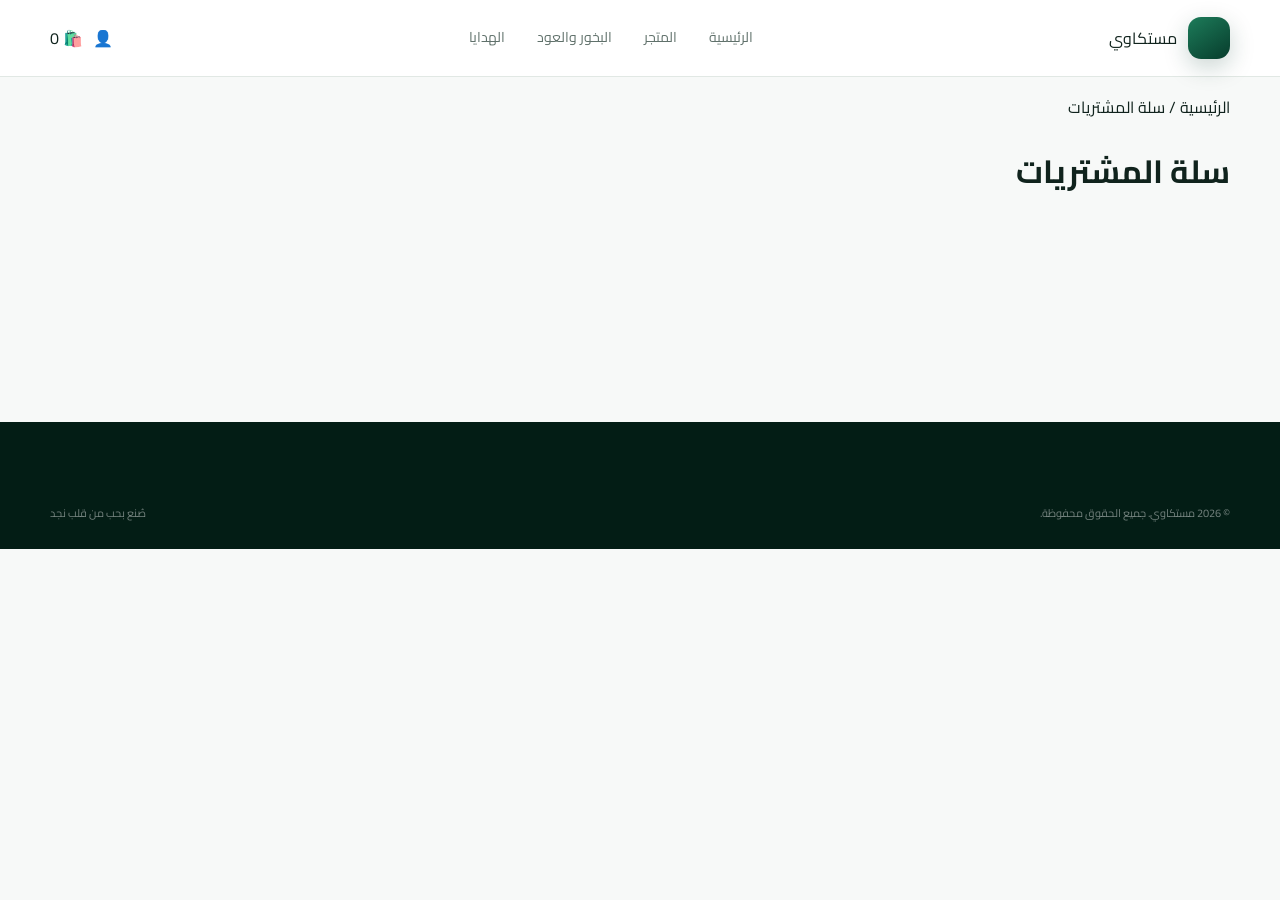
<file: cart.html>
<!DOCTYPE html>
<html lang="ar" dir="rtl">
<head>
<meta charset="UTF-8">
<meta name="viewport" content="width=device-width, initial-scale=1.0">
<title>سلة المشتريات | مستكاوي</title>
<link rel="stylesheet" href="style.css">
</head>
<body>

<header class="site-header">
  <div class="container header-row">
    <a href="index.html" class="brand"><span class="brand-mark"></span><span class="kufi">مستكاوي</span></a>
    <nav class="main-nav">
      <a href="index.html">الرئيسية</a>
      <a href="shop.html">المتجر</a>
      <a href="shop.html?cat=بخور%20وعود">البخور والعود</a>
      <a href="shop.html?cat=هدايا%20تراثية">الهدايا</a>
    </nav>
    <div class="header-actions">
      <a href="login.html" class="icon-btn" title="حسابي">👤</a>
      <a href="cart.html" class="icon-btn" title="السلة">
        🛍️
        <span class="cart-count" data-cart-count>0</span>
      </a>
      <button class="nav-toggle" aria-label="القائمة">☰</button>
    </div>
  </div>
</header>

<div class="page-head">
  <div class="container">
    <p class="breadcrumb"><a href="index.html">الرئيسية</a> / سلة المشتريات</p>
    <h1>سلة المشتريات</h1>
  </div>
</div>

<section class="section">
  <div class="container" id="cart-wrap"></div>
</section>

<footer class="site-footer">
  <div class="container">
    <div class="footer-bottom">
      <span>© 2026 مستكاوي. جميع الحقوق محفوظة.</span>
      <span>صُنع بحب من قلب نجد</span>
    </div>
  </div>
</footer>

<script src="products.js"></script>
<script src="script.js"></script>
<script>
  function cartItemHTML(item){
    return `
      <div class="cart-item">
        <div class="cart-thumb">${item.icon || '🛍️'}</div>
        <div>
          <h3>${item.name}</h3>
          <span class="product-cat">${item.category || ''}</span>
          <div style="margin-top:10px;">
            <div class="qty-control" style="display:inline-flex;">
              <button data-plus="${item.id}">+</button>
              <span>${item.qty}</span>
              <button data-minus="${item.id}">−</button>
            </div>
          </div>
        </div>
        <span class="price">${formatPrice(item.price * item.qty)} ر.س</span>
        <div>
          <button class="remove-btn" data-remove="${item.id}">إزالة</button>
        </div>
      </div>
    `;
  }

  function renderCartPage(){
    const cart = getCart();
    const wrap = document.getElementById('cart-wrap');

    if(cart.length === 0){
      wrap.innerHTML = `
        <div class="cart-empty">
          <div class="emoji">🛍️</div>
          <h3 class="kufi" style="margin-bottom:10px;">سلتك فارغة حالياً</h3>
          <p>لم تُضف أي منتج بعد، تصفّح المتجر لاختيار ما يناسبك</p>
          <a href="shop.html" class="btn btn-primary" style="margin-top:24px;">تصفّح المتجر</a>
        </div>`;
      return;
    }

    const subtotal = cartTotal();
    const shipping = subtotal > 300 ? 0 : 25;
    const total = subtotal + shipping;

    wrap.innerHTML = `
      <div class="cart-grid">
        <div class="cart-list">${cart.map(cartItemHTML).join('')}</div>
        <div class="summary-box">
          <h3>ملخص الطلب</h3>
          <div class="summary-row"><span>المجموع الفرعي</span><span>${formatPrice(subtotal)} ر.س</span></div>
          <div class="summary-row"><span>الشحن</span><span>${shipping === 0 ? 'مجاني' : formatPrice(shipping) + ' ر.س'}</span></div>
          <div class="promo-row">
            <input type="text" placeholder="كود الخصم">
            <button class="btn btn-outline">تطبيق</button>
          </div>
          <div class="summary-row total"><span>الإجمالي</span><span class="price">${formatPrice(total)} ر.س</span></div>
          <button class="btn btn-primary btn-block" style="margin-top:20px;" onclick="showToast('سيتم تحويلك لصفحة الدفع قريباً')">إتمام الشراء</button>
          <a href="shop.html" class="btn btn-outline btn-block" style="margin-top:12px;">متابعة التسوّق</a>
        </div>
      </div>
    `;

    wrap.querySelectorAll('[data-plus]').forEach(btn => btn.addEventListener('click', () => {
      const item = getCart().find(i => i.id === btn.dataset.plus);
      updateQty(btn.dataset.plus, item.qty + 1);
      renderCartPage();
    }));
    wrap.querySelectorAll('[data-minus]').forEach(btn => btn.addEventListener('click', () => {
      const item = getCart().find(i => i.id === btn.dataset.minus);
      if(item.qty <= 1){ removeFromCart(btn.dataset.minus); }
      else{ updateQty(btn.dataset.minus, item.qty - 1); }
      renderCartPage();
    }));
    wrap.querySelectorAll('[data-remove]').forEach(btn => btn.addEventListener('click', () => {
      removeFromCart(btn.dataset.remove);
      renderCartPage();
    }));
  }

  renderCartPage();
</script>
</body>
</html>
</file>
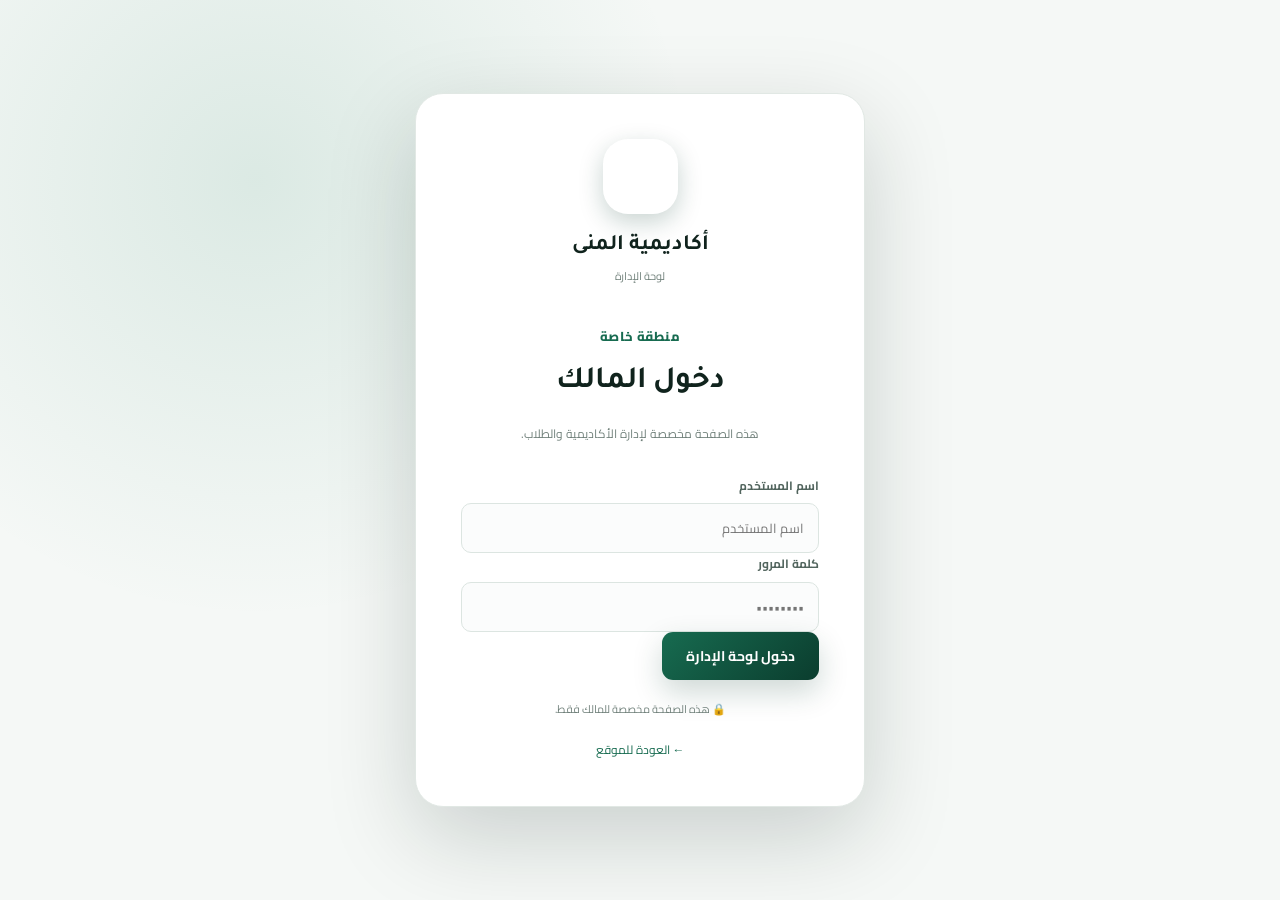
<file: login.html>
<!DOCTYPE html>
<html lang="ar" dir="rtl">

<head>

    <meta charset="UTF-8">

    <meta name="viewport"
          content="width=device-width, initial-scale=1.0">

    <meta name="theme-color"
          content="#0b3d2e">

    <title>دخول المالك | أكاديمية المنى</title>

    <link rel="stylesheet" href="style.css">

</head>

<body class="login-page">


<div class="login-container">

    <div class="login-card">


        <a href="index.html" class="login-logo">

            <span class="large-mark">
                م
            </span>

            <strong>
                أكاديمية المنى
            </strong>

            <small>
                لوحة الإدارة
            </small>

        </a>


        <div class="login-heading">

            <span class="form-label">
                منطقة خاصة
            </span>

            <h1>
                دخول المالك
            </h1>

            <p>
                هذه الصفحة مخصصة لإدارة الأكاديمية والطلاب.
            </p>

        </div>


        <form id="owner-login-form">


            <div class="field">

                <label for="owner-username">
                    اسم المستخدم
                </label>

                <input
                    type="text"
                    id="owner-username"
                    placeholder="اسم المستخدم"
                    autocomplete="username"
                    required>

            </div>


            <div class="field">

                <label for="owner-password">
                    كلمة المرور
                </label>

                <input
                    type="password"
                    id="owner-password"
                    placeholder="••••••••"
                    autocomplete="current-password"
                    required>

            </div>


            <div id="login-error" class="login-error">
                بيانات الدخول غير صحيحة
            </div>


            <button
                type="submit"
                class="btn btn-primary btn-block">

                دخول لوحة الإدارة

            </button>

        </form>


        <div class="login-note">

            🔒 هذه الصفحة مخصصة للمالك فقط.

        </div>


        <a href="index.html" class="back-home">
            ← العودة للموقع
        </a>

    </div>

</div>


<script src="script.js"></script>

</body>
</html>
</file>
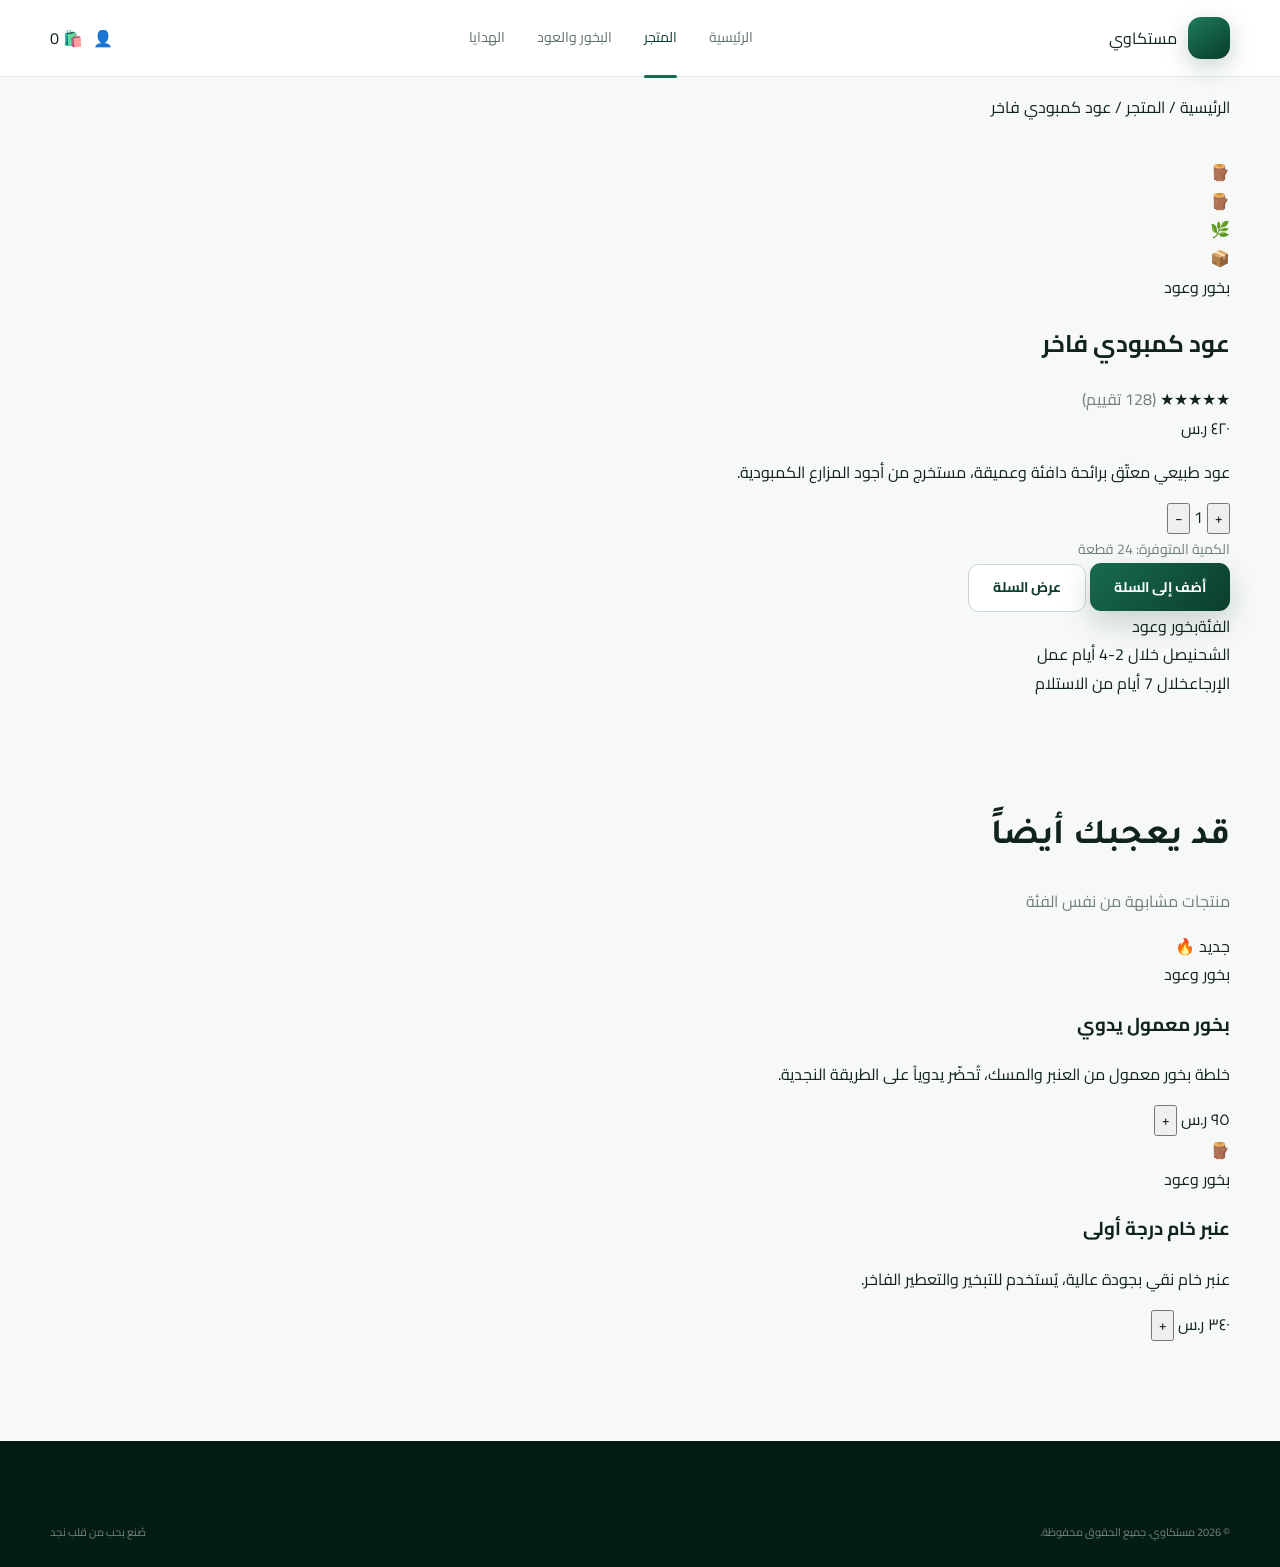
<file: product.html>
<!DOCTYPE html>
<html lang="ar" dir="rtl">
<head>
<meta charset="UTF-8">
<meta name="viewport" content="width=device-width, initial-scale=1.0">
<title>تفاصيل المنتج | مستكاوي</title>
<link rel="stylesheet" href="style.css">
</head>
<body>

<header class="site-header">
  <div class="container header-row">
    <a href="index.html" class="brand"><span class="brand-mark"></span><span class="kufi">مستكاوي</span></a>
    <nav class="main-nav">
      <a href="index.html">الرئيسية</a>
      <a href="shop.html" class="active">المتجر</a>
      <a href="shop.html?cat=بخور%20وعود">البخور والعود</a>
      <a href="shop.html?cat=هدايا%20تراثية">الهدايا</a>
    </nav>
    <div class="header-actions">
      <a href="login.html" class="icon-btn" title="حسابي">👤</a>
      <a href="cart.html" class="icon-btn" title="السلة">
        🛍️
        <span class="cart-count" data-cart-count>0</span>
      </a>
      <button class="nav-toggle" aria-label="القائمة">☰</button>
    </div>
  </div>
</header>

<div class="page-head">
  <div class="container">
    <p class="breadcrumb" id="breadcrumb"><a href="index.html">الرئيسية</a> / <a href="shop.html">المتجر</a> / ...</p>
  </div>
</div>

<section class="section" style="padding-top:20px;">
  <div class="container pd-grid" id="pd-container">
    <!-- تُملأ عبر JS -->
  </div>
</section>

<section class="section" style="padding-top:0;">
  <div class="container">
    <div class="section-head">
      <div>
        <h2>قد يعجبك أيضاً</h2>
        <p>منتجات مشابهة من نفس الفئة</p>
      </div>
    </div>
    <div class="product-grid" id="related-grid"></div>
  </div>
</section>

<footer class="site-footer">
  <div class="container">
    <div class="footer-bottom">
      <span>© 2026 مستكاوي. جميع الحقوق محفوظة.</span>
      <span>صُنع بحب من قلب نجد</span>
    </div>
  </div>
</footer>

<script src="products.js"></script>
<script src="script.js"></script>
<script>
  const params = new URLSearchParams(window.location.search);
  const id = params.get('id') || NANJAWI_PRODUCTS[0].id;
  const product = getProductById(id) || NANJAWI_PRODUCTS[0];
  let qty = 1;

  document.title = `${product.name} | مستكاوي`;
  document.getElementById('breadcrumb').innerHTML =
    `<a href="index.html">الرئيسية</a> / <a href="shop.html">المتجر</a> / ${product.name}`;

  document.getElementById('pd-container').innerHTML = `
    <div class="pd-gallery">
      <div class="pd-gallery-main">${product.icon}</div>
      <div class="pd-thumbs">
        <div class="active">${product.icon}</div>
        <div>🌿</div>
        <div>📦</div>
      </div>
    </div>
    <div class="pd-info">
      <span class="product-cat">${product.category}</span>
      <h1>${product.name}</h1>
      <div class="pd-rating">★★★★★ <span style="color:var(--muted)">(128 تقييم)</span></div>
      <div class="pd-price">${formatPrice(product.price)} ر.س</div>
      <p class="pd-desc">${product.desc}</p>

      <div class="qty-row">
        <div class="qty-control">
          <button id="qty-plus">+</button>
          <span id="qty-value">1</span>
          <button id="qty-minus">−</button>
        </div>
        <span style="color:var(--muted); font-size:14px;">الكمية المتوفرة: 24 قطعة</span>
      </div>

      <div class="pd-actions">
        <button class="btn btn-primary" id="add-to-cart-btn" style="flex:1;">أضف إلى السلة</button>
        <a href="cart.html" class="btn btn-outline">عرض السلة</a>
      </div>

      <div class="pd-meta">
        <div><span>الفئة</span><span>${product.category}</span></div>
        <div><span>الشحن</span><span>يصل خلال 2-4 أيام عمل</span></div>
        <div><span>الإرجاع</span><span>خلال 7 أيام من الاستلام</span></div>
      </div>
    </div>
  `;

  document.getElementById('qty-plus').addEventListener('click', () => {
    qty += 1;
    document.getElementById('qty-value').textContent = qty;
  });
  document.getElementById('qty-minus').addEventListener('click', () => {
    qty = Math.max(1, qty - 1);
    document.getElementById('qty-value').textContent = qty;
  });
  document.getElementById('add-to-cart-btn').addEventListener('click', () => {
    addToCart({ id: product.id, name: product.name, price: product.price, icon: product.icon, category: product.category }, qty);
  });

  const related = NANJAWI_PRODUCTS.filter(p => p.category === product.category && p.id !== product.id).slice(0, 4);
  renderProductGrid(document.getElementById('related-grid'), related.length ? related : NANJAWI_PRODUCTS.slice(0, 4));
</script>
</body>
</html>
</file>
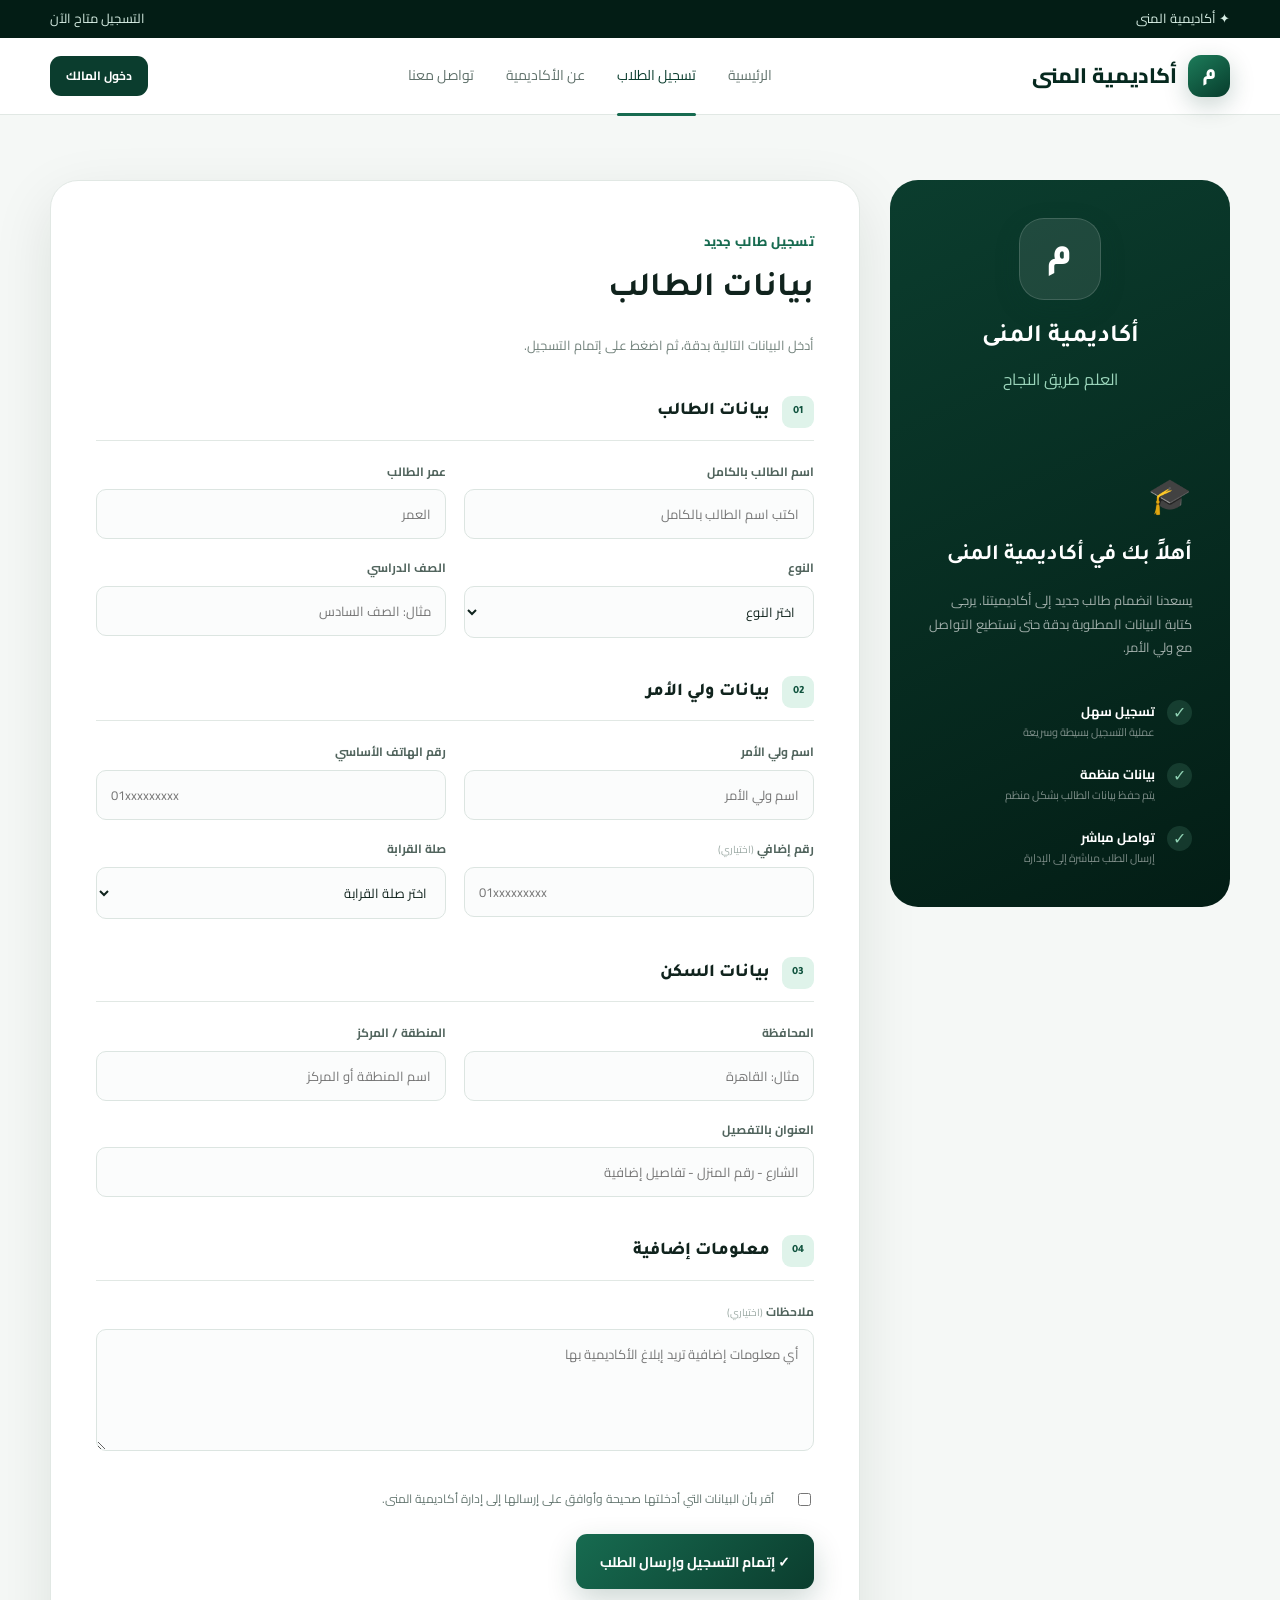
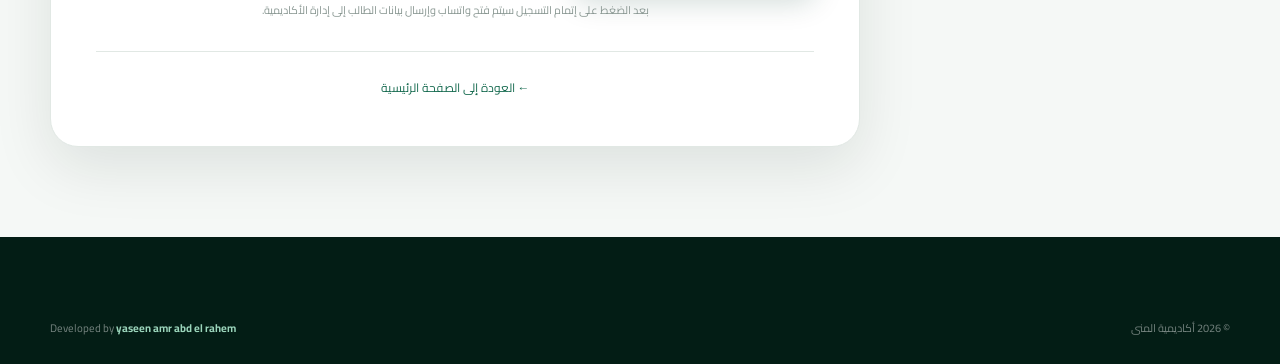
<file: register.html>
<!DOCTYPE html>
<html lang="ar" dir="rtl">

<head>

    <meta charset="UTF-8">

    <meta name="viewport"
          content="width=device-width, initial-scale=1.0">

    <meta name="theme-color"
          content="#0b3d2e">

    <meta name="description"
          content="تسجيل الطلاب في أكاديمية المنى">

    <title>تسجيل طالب | أكاديمية المنى</title>

    <link rel="stylesheet" href="style.css">

</head>

<body>


<div class="top-bar">

    <div class="container top-bar-inner">

        <span>
            ✦ أكاديمية المنى
        </span>

        <span>
            التسجيل متاح الآن
        </span>

    </div>

</div>


<header class="site-header">

    <div class="container header-row">

        <a href="index.html" class="brand">

            <span class="brand-mark">
                م
            </span>

            <span class="brand-text">
                أكاديمية المنى
            </span>

        </a>


        <nav class="main-nav">

            <a href="index.html">
                الرئيسية
            </a>

            <a href="register.html" class="active">
                تسجيل الطلاب
            </a>

            <a href="index.html#about">
                عن الأكاديمية
            </a>

            <a href="index.html#contact">
                تواصل معنا
            </a>

        </nav>


        <div class="header-actions">

            <a href="login.html"
               class="btn btn-small">

                دخول المالك

            </a>

            <button class="nav-toggle">
                ☰
            </button>

        </div>

    </div>

</header>


<main class="register-page">

    <div class="container register-layout">


        <aside class="register-side">

            <div class="register-logo">

                <span class="large-mark">
                    م
                </span>

                <h2>
                    أكاديمية المنى
                </h2>

                <p>
                    العلم طريق النجاح
                </p>

            </div>


            <div class="register-message">

                <span class="message-icon">
                    🎓
                </span>

                <h3>
                    أهلاً بك في أكاديمية المنى
                </h3>

                <p>
                    يسعدنا انضمام طالب جديد إلى أكاديميتنا.
                    يرجى كتابة البيانات المطلوبة بدقة حتى نستطيع
                    التواصل مع ولي الأمر.
                </p>

            </div>


            <div class="register-benefits">

                <div class="benefit">
                    <span>✓</span>
                    <div>
                        <strong>تسجيل سهل</strong>
                        <small>عملية التسجيل بسيطة وسريعة</small>
                    </div>
                </div>


                <div class="benefit">
                    <span>✓</span>
                    <div>
                        <strong>بيانات منظمة</strong>
                        <small>يتم حفظ بيانات الطالب بشكل منظم</small>
                    </div>
                </div>


                <div class="benefit">
                    <span>✓</span>
                    <div>
                        <strong>تواصل مباشر</strong>
                        <small>إرسال الطلب مباشرة إلى الإدارة</small>
                    </div>
                </div>

            </div>

        </aside>


        <section class="register-form-wrapper">

            <div class="register-box">

                <div class="form-heading">

                    <span class="form-label">
                        تسجيل طالب جديد
                    </span>

                    <h1>
                        بيانات الطالب
                    </h1>

                    <p class="sub">
                        أدخل البيانات التالية بدقة، ثم اضغط على إتمام التسجيل.
                    </p>

                </div>


                <form id="student-register-form" novalidate>


                    <div class="form-section-title">
                        <span>01</span>
                        بيانات الطالب
                    </div>


                    <div class="form-grid">

                        <div class="field">

                            <label for="student-name">
                                اسم الطالب بالكامل
                            </label>

                            <input
                                type="text"
                                id="student-name"
                                placeholder="اكتب اسم الطالب بالكامل"
                                required>

                            <span class="field-error">
                                يرجى إدخال اسم الطالب
                            </span>

                        </div>


                        <div class="field">

                            <label for="student-age">
                                عمر الطالب
                            </label>

                            <input
                                type="number"
                                id="student-age"
                                min="3"
                                max="30"
                                placeholder="العمر"
                                required>

                            <span class="field-error">
                                يرجى إدخال عمر صحيح
                            </span>

                        </div>


                        <div class="field">

                            <label for="student-gender">
                                النوع
                            </label>

                            <select id="student-gender" required>

                                <option value="">
                                    اختر النوع
                                </option>

                                <option value="ذكر">
                                    ذكر
                                </option>

                                <option value="أنثى">
                                    أنثى
                                </option>

                            </select>

                            <span class="field-error">
                                يرجى اختيار النوع
                            </span>

                        </div>


                        <div class="field">

                            <label for="student-class">
                                الصف الدراسي
                            </label>

                            <input
                                type="text"
                                id="student-class"
                                placeholder="مثال: الصف السادس"
                                required>

                            <span class="field-error">
                                يرجى إدخال الصف الدراسي
                            </span>

                        </div>

                    </div>


                    <div class="form-section-title">
                        <span>02</span>
                        بيانات ولي الأمر
                    </div>


                    <div class="form-grid">

                        <div class="field">

                            <label for="parent-name">
                                اسم ولي الأمر
                            </label>

                            <input
                                type="text"
                                id="parent-name"
                                placeholder="اسم ولي الأمر"
                                required>

                            <span class="field-error">
                                يرجى إدخال اسم ولي الأمر
                            </span>

                        </div>


                        <div class="field">

                            <label for="phone">
                                رقم الهاتف الأساسي
                            </label>

                            <input
                                type="tel"
                                id="phone"
                                placeholder="01xxxxxxxxx"
                                inputmode="tel"
                                required>

                            <span class="field-error">
                                يرجى إدخال رقم الهاتف
                            </span>

                        </div>


                        <div class="field">

                            <label for="extra-phone">
                                رقم إضافي
                                <small>(اختياري)</small>
                            </label>

                            <input
                                type="tel"
                                id="extra-phone"
                                placeholder="01xxxxxxxxx"
                                inputmode="tel">

                        </div>


                        <div class="field">

                            <label for="relation">
                                صلة القرابة
                            </label>

                            <select id="relation" required>

                                <option value="">
                                    اختر صلة القرابة
                                </option>

                                <option value="الأب">
                                    الأب
                                </option>

                                <option value="الأم">
                                    الأم
                                </option>

                                <option value="الجد">
                                    الجد
                                </option>

                                <option value="الجدة">
                                    الجدة
                                </option>

                                <option value="ولي أمر آخر">
                                    ولي أمر آخر
                                </option>

                            </select>

                            <span class="field-error">
                                يرجى اختيار صلة القرابة
                            </span>

                        </div>

                    </div>


                    <div class="form-section-title">
                        <span>03</span>
                        بيانات السكن
                    </div>


                    <div class="form-grid">

                        <div class="field">

                            <label for="governorate">
                                المحافظة
                            </label>

                            <input
                                type="text"
                                id="governorate"
                                placeholder="مثال: القاهرة"
                                required>

                            <span class="field-error">
                                يرجى إدخال المحافظة
                            </span>

                        </div>


                        <div class="field">

                            <label for="area">
                                المنطقة / المركز
                            </label>

                            <input
                                type="text"
                                id="area"
                                placeholder="اسم المنطقة أو المركز"
                                required>

                            <span class="field-error">
                                يرجى إدخال المنطقة
                            </span>

                        </div>


                        <div class="field field-full">

                            <label for="address">
                                العنوان بالتفصيل
                            </label>

                            <input
                                type="text"
                                id="address"
                                placeholder="الشارع - رقم المنزل - تفاصيل إضافية"
                                required>

                            <span class="field-error">
                                يرجى إدخال العنوان
                            </span>

                        </div>

                    </div>


                    <div class="form-section-title">
                        <span>04</span>
                        معلومات إضافية
                    </div>


                    <div class="field field-full">

                        <label for="notes">
                            ملاحظات
                            <small>(اختياري)</small>
                        </label>

                        <textarea
                            id="notes"
                            rows="4"
                            placeholder="أي معلومات إضافية تريد إبلاغ الأكاديمية بها"></textarea>

                    </div>


                    <div class="form-confirm">

                        <label class="check-row">

                            <input
                                type="checkbox"
                                id="confirm-data">

                            <span class="custom-check"></span>

                            <span>
                                أقر بأن البيانات التي أدخلتها صحيحة
                                وأوافق على إرسالها إلى إدارة أكاديمية المنى.
                            </span>

                        </label>

                    </div>


                    <button
                        type="submit"
                        class="btn btn-primary btn-block register-submit">

                        ✓ إتمام التسجيل وإرسال الطلب

                    </button>


                    <p class="form-note">
                        بعد الضغط على إتمام التسجيل سيتم فتح واتساب
                        وإرسال بيانات الطالب إلى إدارة الأكاديمية.
                    </p>

                </form>


                <div class="register-footer">

                    <a href="index.html">
                        ← العودة إلى الصفحة الرئيسية
                    </a>

                </div>

            </div>

        </section>

    </div>

</main>


<footer class="site-footer">

    <div class="container">

        <div class="footer-bottom">

            <span>
                © 2026 أكاديمية المنى
            </span>

            <span>
                Developed by
                <strong>yaseen amr abd el rahem</strong>
            </span>

        </div>

    </div>

</footer>


<script src="script.js"></script>

</body>
</html>
</file>
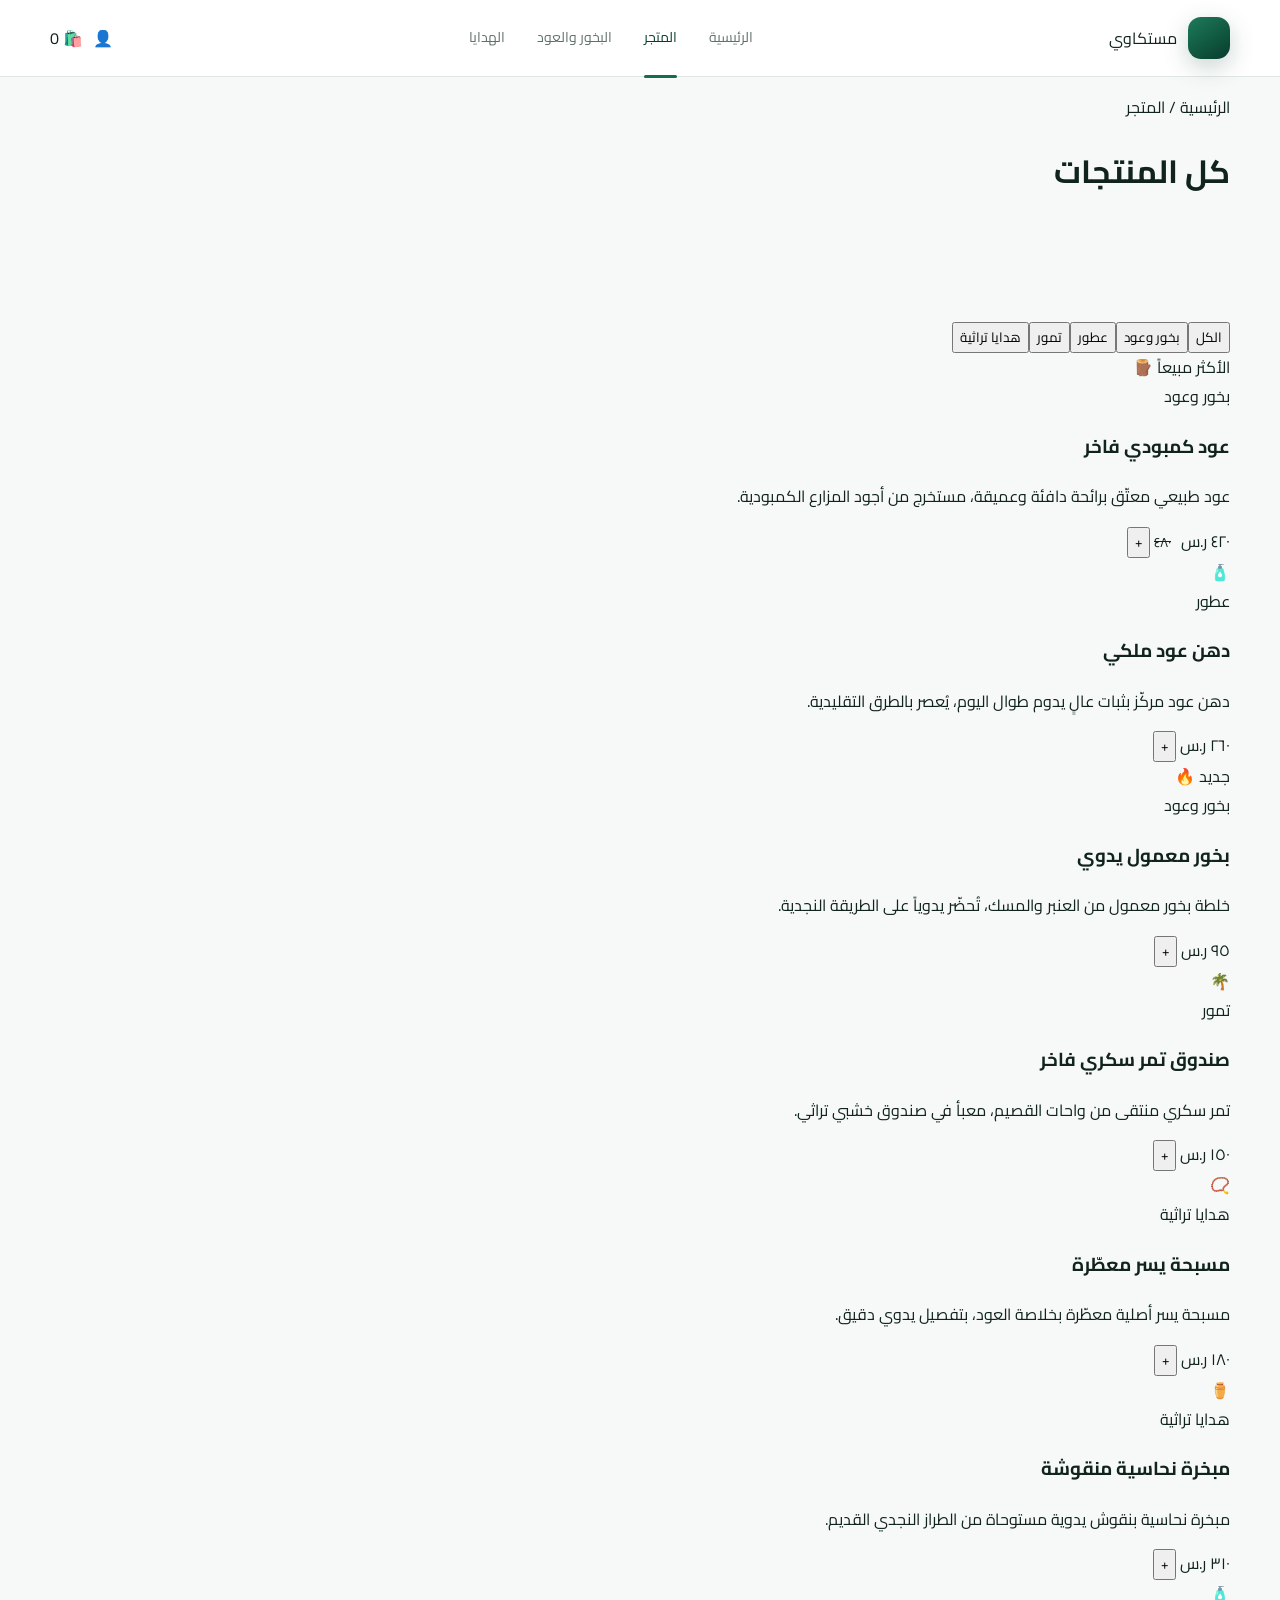
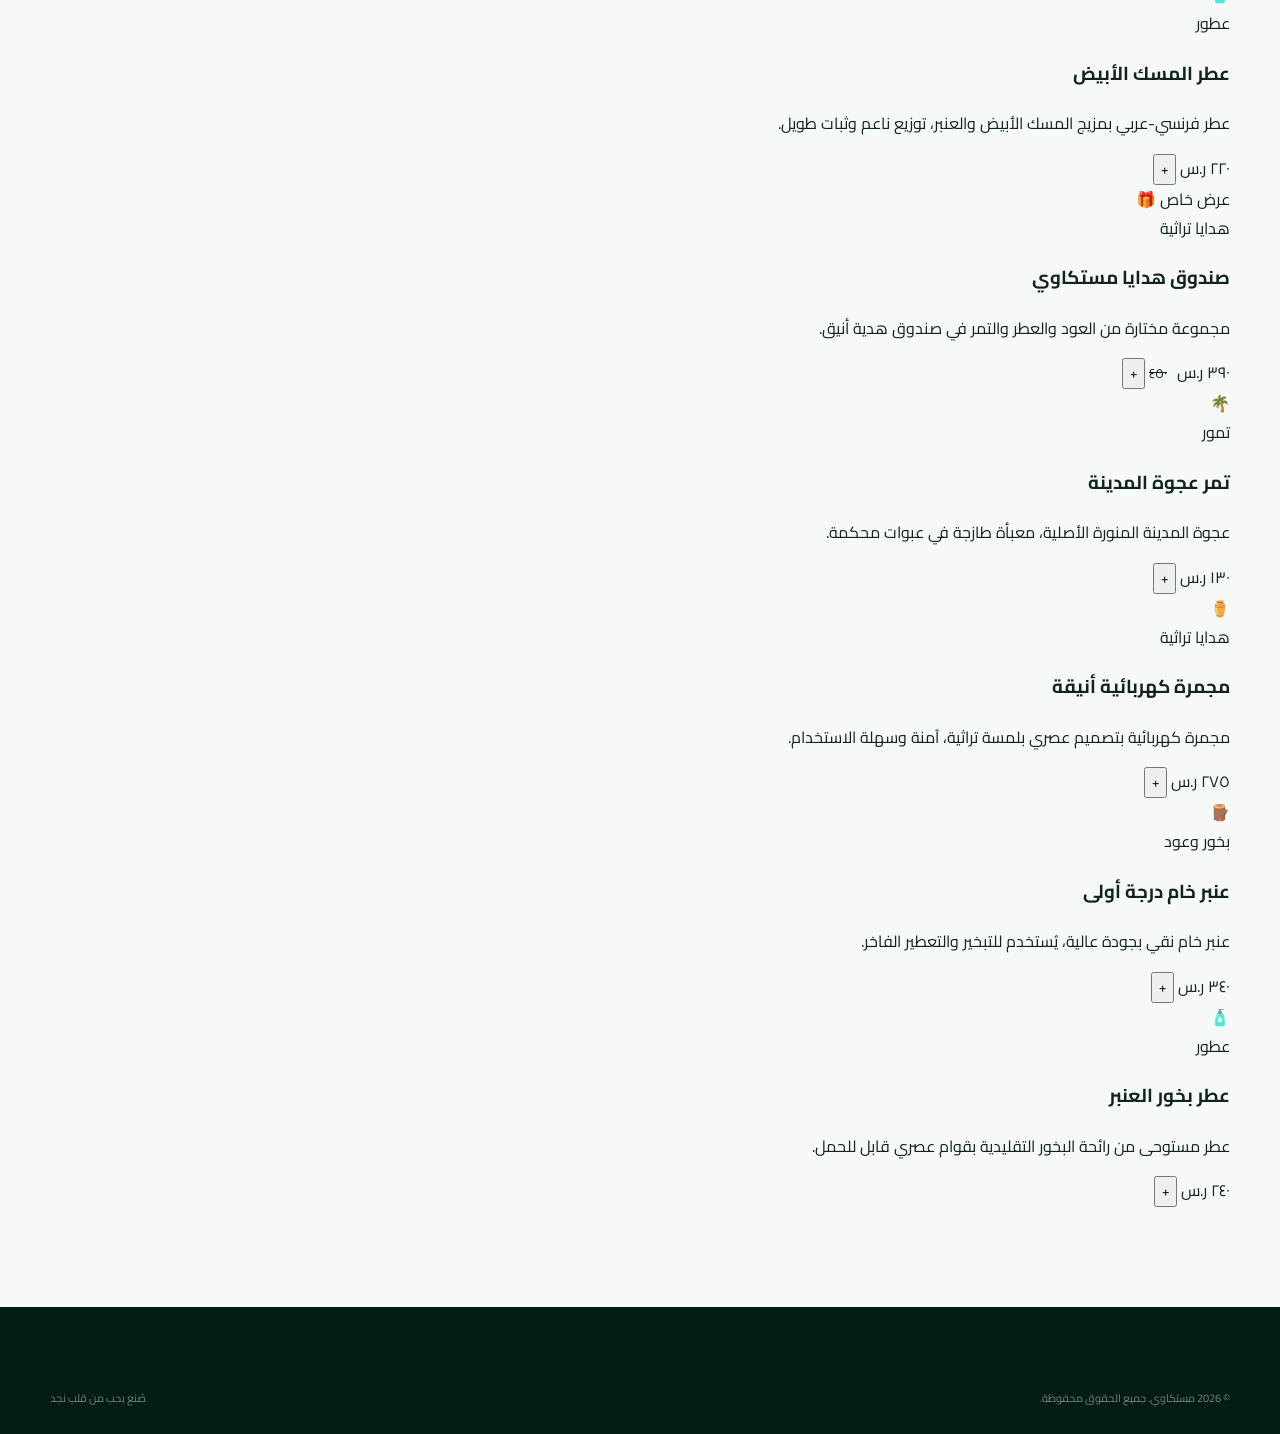
<file: shop.html>
<!DOCTYPE html>
<html lang="ar" dir="rtl">
<head>
<meta charset="UTF-8">
<meta name="viewport" content="width=device-width, initial-scale=1.0">
<title>المتجر | مستكاوي</title>
<link rel="stylesheet" href="style.css">
</head>
<body>

<header class="site-header">
  <div class="container header-row">
    <a href="index.html" class="brand"><span class="brand-mark"></span><span class="kufi">مستكاوي</span></a>
    <nav class="main-nav">
      <a href="index.html">الرئيسية</a>
      <a href="shop.html" class="active">المتجر</a>
      <a href="shop.html?cat=بخور%20وعود">البخور والعود</a>
      <a href="shop.html?cat=هدايا%20تراثية">الهدايا</a>
    </nav>
    <div class="header-actions">
      <a href="login.html" class="icon-btn" title="حسابي">👤</a>
      <a href="cart.html" class="icon-btn" title="السلة">
        🛍️
        <span class="cart-count" data-cart-count>0</span>
      </a>
      <button class="nav-toggle" aria-label="القائمة">☰</button>
    </div>
  </div>
</header>

<div class="page-head">
  <div class="container">
    <p class="breadcrumb"><a href="index.html">الرئيسية</a> / المتجر</p>
    <h1>كل المنتجات</h1>
  </div>
</div>

<section class="section">
  <div class="container">
    <div class="filters-bar" id="filters-bar"></div>
    <div class="product-grid" id="shop-product-grid"></div>
  </div>
</section>

<footer class="site-footer">
  <div class="container">
    <div class="footer-bottom">
      <span>© 2026 مستكاوي. جميع الحقوق محفوظة.</span>
      <span>صُنع بحب من قلب نجد</span>
    </div>
  </div>
</footer>

<script src="products.js"></script>
<script src="script.js"></script>
<script>
  const categories = ['الكل', ...new Set(NANJAWI_PRODUCTS.map(p => p.category))];
  const params = new URLSearchParams(window.location.search);
  let activeCat = params.get('cat') || 'الكل';

  function renderFilters(){
    const bar = document.getElementById('filters-bar');
    bar.innerHTML = categories.map(cat =>
      `<button class="filter-chip ${cat === activeCat ? 'active' : ''}" data-cat="${cat}">${cat}</button>`
    ).join('');
    bar.querySelectorAll('.filter-chip').forEach(btn => {
      btn.addEventListener('click', () => {
        activeCat = btn.dataset.cat;
        renderFilters();
        renderShopGrid();
      });
    });
  }

  function renderShopGrid(){
    const list = activeCat === 'الكل' ? NANJAWI_PRODUCTS : NANJAWI_PRODUCTS.filter(p => p.category === activeCat);
    renderProductGrid(document.getElementById('shop-product-grid'), list);
  }

  renderFilters();
  renderShopGrid();
</script>
</body>
</html>
</file>
<file: style.css>
@import url('https://fonts.googleapis.com/css2?family=Cairo:wght@300;400;500;600;700;800&family=Tajawal:wght@400;500;700;800&display=swap');


/* =====================================================
   ROOT
===================================================== */

:root {

    --green-950: #031d15;
    --green-900: #06291f;
    --green-800: #0b3d2e;
    --green-700: #10533e;
    --green-600: #176b50;
    --green-500: #21815f;

    --green-light: #79c8a7;
    --green-soft: #dff3ea;

    --cream: #f7f3e9;
    --white: #ffffff;

    --text: #10231d;
    --muted: #71817b;

    --border: #e1e8e4;

    --danger: #b93636;

    --shadow:
        0 20px 60px rgba(3,29,21,.10);

    --shadow-large:
        0 30px 90px rgba(3,29,21,.18);

    --radius: 18px;
    --radius-small: 10px;

}


* {
    box-sizing: border-box;
}


html {
    scroll-behavior: smooth;
}


body {

    margin: 0;

    font-family:
        "Cairo",
        sans-serif;

    background:
        #f7f9f8;

    color:
        var(--text);

    line-height: 1.8;

    -webkit-font-smoothing: antialiased;

}


a {
    color: inherit;
    text-decoration: none;
}


button,
input,
select,
textarea {

    font-family: inherit;

}


button {

    cursor: pointer;

}


img {

    max-width: 100%;

}


.container {

    width: min(
        1180px,
        calc(100% - 40px)
    );

    margin: auto;

}


/* =====================================================
   TOP BAR
===================================================== */

.top-bar {

    background:
        var(--green-950);

    color:
        #d7eee4;

    font-size:
        13px;

}


.top-bar-inner {

    height:
        38px;

    display:
        flex;

    justify-content:
        space-between;

    align-items:
        center;

}


/* =====================================================
   HEADER
===================================================== */

.site-header {

    position:
        sticky;

    top:
        0;

    z-index:
        100;

    background:
        rgba(255,255,255,.94);

    backdrop-filter:
        blur(16px);

    border-bottom:
        1px solid var(--border);

}


.header-row {

    min-height:
        76px;

    display:
        flex;

    align-items:
        center;

    justify-content:
        space-between;

    gap:
        30px;

}


.brand {

    display:
        flex;

    align-items:
        center;

    gap:
        11px;

}


.brand-mark,
.large-mark {

    display:
        flex;

    align-items:
        center;

    justify-content:
        center;

    background:
        linear-gradient(
            145deg,
            #1d7c5a,
            #073c2c
        );

    color:
        white;

    font-family:
        "Tajawal",
        sans-serif;

    font-weight:
        800;

    box-shadow:
        0 8px 25px rgba(11,61,46,.22);

}


.brand-mark {

    width:
        42px;

    height:
        42px;

    border-radius:
        13px;

    font-size:
        21px;

}


.brand-text {

    font-size:
        21px;

    font-weight:
        800;

    color:
        var(--green-900);

}


.main-nav {

    display:
        flex;

    align-items:
        center;

    gap:
        32px;

}


.main-nav a {

    color:
        #60716b;

    font-size:
        14px;

    position:
        relative;

    transition:
        .2s;

}


.main-nav a:hover,
.main-nav a.active {

    color:
        var(--green-800);

}


.main-nav a.active::after {

    content:
        "";

    position:
        absolute;

    right:
        0;

    left:
        0;

    bottom:
        -27px;

    height:
        3px;

    background:
        var(--green-600);

    border-radius:
        20px;

}


.header-actions {

    display:
        flex;

    align-items:
        center;

    gap:
        10px;

}


.nav-toggle {

    display:
        none;

    border:
        1px solid var(--border);

    background:
        white;

    width:
        42px;

    height:
        42px;

    border-radius:
        12px;

    font-size:
        20px;

}


/* =====================================================
   BUTTONS
===================================================== */

.btn {

    border:
        0;

    min-height:
        48px;

    padding:
        0 24px;

    display:
        inline-flex;

    align-items:
        center;

    justify-content:
        center;

    gap:
        9px;

    border-radius:
        11px;

    font-size:
        14px;

    font-weight:
        700;

    transition:
        .2s;

}


.btn:hover {

    transform:
        translateY(-2px);

}


.btn-primary {

    background:
        linear-gradient(
            135deg,
            var(--green-600),
            var(--green-800)
        );

    color:
        white;

    box-shadow:
        0 12px 30px rgba(11,61,46,.20);

}


.btn-outline {

    border:
        1px solid #cad8d2;

    background:
        white;

    color:
        var(--green-800);

}


.btn-light {

    background:
        white;

    color:
        var(--green-900);

}


.btn-small {

    min-height:
        40px;

    padding:
        0 16px;

    font-size:
        12px;

    background:
        var(--green-800);

    color:
        white;

}


.btn-danger {

    background:
        #fff0f0;

    color:
        var(--danger);

    border:
        1px solid #f1d1d1;

}


/* =====================================================
   HERO
===================================================== */

.hero {

    overflow:
        hidden;

}


.academy-hero {

    min-height:
        610px;

    display:
        flex;

    align-items:
        center;

    background:

        radial-gradient(
            circle at 75% 35%,
            rgba(33,129,95,.16),
            transparent 35%
        ),

        linear-gradient(
            135deg,
            #f4faf7,
            #ffffff
        );

}


.hero-content {

    display:
        grid;

    grid-template-columns:
        1.05fr .95fr;

    gap:
        80px;

    align-items:
        center;

}


.hero-copy {

    max-width:
        650px;

}


.hero-label,
.form-label,
.section-label {

    display:
        inline-block;

    color:
        var(--green-600);

    font-size:
        13px;

    font-weight:
        800;

    letter-spacing:
        .3px;

}


.hero-label {

    padding:
        8px 13px;

    border-radius:
        30px;

    background:
        var(--green-soft);

}


.hero h1 {

    margin:
        22px 0 0;

    font-family:
        "Tajawal",
        sans-serif;

    font-size:
        clamp(42px, 6vw, 72px);

    line-height:
        1.12;

    color:
        var(--green-950);

}


.hero h1 span {

    color:
        var(--green-600);

}


.hero-copy > p {

    max-width:
        570px;

    margin:
        24px 0 0;

    color:
        var(--muted);

    font-size:
        16px;

}


.hero-buttons {

    display:
        flex;

    gap:
        12px;

    margin-top:
        34px;

    flex-wrap:
        wrap;

}


.hero-visual {

    height:
        450px;

    position:
        relative;

    display:
        flex;

    align-items:
        center;

    justify-content:
        center;

}


.hero-circle {

    position:
        absolute;

    border-radius:
        50%;

}


.circle-one {

    width:
        400px;

    height:
        400px;

    background:
        rgba(33,129,95,.08);

}


.circle-two {

    width:
        280px;

    height:
        280px;

    background:
        rgba(33,129,95,.10);

}


.academy-card {

    position:
        relative;

    z-index:
        2;

    width:
        285px;

    height:
        350px;

    border-radius:
        35px;

    background:
        linear-gradient(
            150deg,
            #0c4c38,
            #031d15
        );

    color:
        white;

    box-shadow:
        var(--shadow-large);

    display:
        flex;

    flex-direction:
        column;

    align-items:
        center;

    justify-content:
        center;

}


.academy-symbol {

    width:
        95px;

    height:
        95px;

    display:
        flex;

    align-items:
        center;

    justify-content:
        center;

    border:
        1px solid rgba(255,255,255,.25);

    border-radius:
        28px;

    font-family:
        "Tajawal";

    font-size:
        50px;

    font-weight:
        800;

    margin-bottom:
        25px;

}


.academy-card span {

    color:
        #9dd7bf;

    font-size:
        15px;

}


.academy-card strong {

    font-size:
        32px;

    font-family:
        "Tajawal";

}


.academy-card small {

    margin-top:
        10px;

    color:
        rgba(255,255,255,.55);

}


/* =====================================================
   STATS
===================================================== */

.stats-section {

    margin-top:
        -55px;

    position:
        relative;

    z-index:
        5;

}


.stats-grid {

    display:
        grid;

    grid-template-columns:
        repeat(4,1fr);

    gap:
        16px;

}


.stat-card {

    min-height:
        150px;

    padding:
        25px;

    background:
        white;

    border:
        1px solid var(--border);

    border-radius:
        var(--radius);

    box-shadow:
        var(--shadow);

    display:
        flex;

    flex-direction:
        column;

    justify-content:
        center;

}


.stat-icon {

    font-size:
        22px;

    margin-bottom:
        8px;

}


.stat-card strong {

    font-family:
        "Tajawal";

    font-size:
        24px;

    color:
        var(--green-800);

}


.stat-card span {

    color:
        var(--muted);

    font-size:
        12px;

}


/* =====================================================
   SECTIONS
===================================================== */

.section {

    padding:
        100px 0;

}


.about-grid {

    display:
        grid;

    grid-template-columns:
        .9fr 1.1fr;

    gap:
        80px;

    align-items:
        center;

}


.about-visual {

    min-height:
        430px;

    border-radius:
        35px;

    position:
        relative;

    overflow:
        hidden;

    background:
        linear-gradient(
            145deg,
            var(--green-800),
            var(--green-950)
        );

}


.about-visual::before {

    content:
        "";

    position:
        absolute;

    width:
        300px;

    height:
        300px;

    border-radius:
        50%;

    border:
        1px solid rgba(255,255,255,.14);

    top:
        50%;

    left:
        50%;

    transform:
        translate(-50%,-50%);

}


.about-number {

    position:
        absolute;

    top:
        35px;

    right:
        35px;

    font-size:
        70px;

    color:
        rgba(255,255,255,.08);

    font-weight:
        800;

}


.about-badge {

    position:
        absolute;

    bottom:
        35px;

    right:
        35px;

    padding:
        14px 22px;

    border:
        1px solid rgba(255,255,255,.18);

    border-radius:
        12px;

    color:
        white;

    background:
        rgba(255,255,255,.08);

}


.about-content h2 {

    margin:
        12px 0 20px;

    font-family:
        "Tajawal";

    font-size:
        42px;

    line-height:
        1.2;

}


.about-content h2 span {

    color:
        var(--green-600);

}


.about-content > p {

    color:
        var(--muted);

    max-width:
        600px;

}


.feature-list {

    margin-top:
        30px;

    display:
        flex;

    flex-direction:
        column;

    gap:
        18px;

}


.feature-item {

    display:
        flex;

    gap:
        15px;

}


.feature-item > span {

    flex:
        0 0 31px;

    height:
        31px;

    border-radius:
        50%;

    display:
        flex;

    align-items:
        center;

    justify-content:
        center;

    background:
        var(--green-soft);

    color:
        var(--green-700);

    font-weight:
        800;

}


.feature-item strong {

    font-size:
        15px;

}


.feature-item p {

    margin:
        2px 0 0;

    color:
        var(--muted);

    font-size:
        13px;

}


/* =====================================================
   CTA
===================================================== */

.register-cta {

    background:
        linear-gradient(
            135deg,
            var(--green-900),
            var(--green-950)
        );

    color:
        white;

    padding:
        65px 0;

}


.cta-inner {

    display:
        flex;

    align-items:
        center;

    justify-content:
        space-between;

    gap:
        30px;

}


.cta-inner span {

    color:
        #8fd1b3;

    font-size:
        13px;

}


.cta-inner h2 {

    margin:
        5px 0;

    font-family:
        "Tajawal";

    font-size:
        30px;

}


.cta-inner p {

    margin:
        0;

    color:
        rgba(255,255,255,.6);

}


/* =====================================================
   CONTACT
===================================================== */

.section-head.center {

    text-align:
        center;

    max-width:
        650px;

    margin:
        0 auto 45px;

}


.section-head h2 {

    font-family:
        "Tajawal";

    font-size:
        36px;

    margin:
        8px 0;

}


.section-head p {

    color:
        var(--muted);

}


.contact-grid {

    display:
        grid;

    grid-template-columns:
        repeat(2,1fr);

    gap:
        18px;

}


.contact-card {

    padding:
        25px;

    background:
        white;

    border:
        1px solid var(--border);

    border-radius:
        var(--radius);

    display:
        flex;

    align-items:
        center;

    gap:
        18px;

    transition:
        .2s;

}


.contact-card:hover {

    transform:
        translateY(-3px);

    box-shadow:
        var(--shadow);

    border-color:
        #bcd8cc;

}


.contact-icon {

    width:
        54px;

    height:
        54px;

    border-radius:
        15px;

    display:
        flex;

    align-items:
        center;

    justify-content:
        center;

    background:
        var(--green-soft);

    font-size:
        22px;

}


.contact-card div:last-child {

    display:
        flex;

    flex-direction:
        column;

}


.contact-card small {

    color:
        var(--green-600);

    font-weight:
        700;

}


.contact-card strong {

    font-family:
        "Tajawal";

    font-size:
        19px;

}


.contact-card span {

    color:
        var(--muted);

    font-size:
        12px;

}


/* =====================================================
   FOOTER
===================================================== */

.site-footer {

    background:
        var(--green-950);

    color:
        white;

    padding:
        60px 0 25px;

}


.footer-grid {

    display:
        grid;

    grid-template-columns:
        1.5fr 1fr 1fr 1fr;

    gap:
        40px;

    padding-bottom:
        40px;

    border-bottom:
        1px solid rgba(255,255,255,.09);

}


.footer-about p {

    color:
        rgba(255,255,255,.55);

    max-width:
        330px;

    font-size:
        13px;

    margin-top:
        15px;

}


.footer-grid h5 {

    margin:
        0 0 15px;

    font-size:
        14px;

}


.footer-grid ul {

    list-style:
        none;

    padding:
        0;

    margin:
        0;

    display:
        flex;

    flex-direction:
        column;

    gap:
        9px;

}


.footer-grid li,
.footer-grid a {

    color:
        rgba(255,255,255,.55);

    font-size:
        13px;

}


.footer-grid a:hover {

    color:
        white;

}


.footer-bottom {

    padding-top:
        22px;

    display:
        flex;

    justify-content:
        space-between;

    flex-wrap:
        wrap;

    gap:
        12px;

    color:
        rgba(255,255,255,.45);

    font-size:
        11px;

}


.footer-bottom strong {

    color:
        #9bd5bb;

}


/* =====================================================
   REGISTER PAGE
===================================================== */

.register-page {

    padding:
        65px 0 90px;

    background:
        #f5f8f6;

}


.register-layout {

    display:
        grid;

    grid-template-columns:
        340px 1fr;

    gap:
        30px;

    align-items:
        start;

}


.register-side {

    position:
        sticky;

    top:
        110px;

    padding:
        38px;

    min-height:
        650px;

    border-radius:
        28px;

    background:
        linear-gradient(
            155deg,
            var(--green-800),
            var(--green-950)
        );

    color:
        white;

    overflow:
        hidden;

}


.register-logo {

    text-align:
        center;

}


.large-mark {

    width:
        82px;

    height:
        82px;

    border-radius:
        25px;

    margin:
        0 auto 15px;

    font-size:
        38px;

    background:
        rgba(255,255,255,.09);

    border:
        1px solid rgba(255,255,255,.15);

}


.register-logo h2 {

    font-family:
        "Tajawal";

    margin:
        0;

    font-size:
        25px;

}


.register-logo p {

    color:
        #9bd5bb;

    margin:
        5px 0 0;

}


.register-message {

    margin-top:
        70px;

}


.message-icon {

    font-size:
        35px;

}


.register-message h3 {

    margin:
        10px 0;

    font-family:
        "Tajawal";

    font-size:
        22px;

}


.register-message p {

    color:
        rgba(255,255,255,.62);

    font-size:
        13px;

}


.register-benefits {

    margin-top:
        40px;

    display:
        flex;

    flex-direction:
        column;

    gap:
        20px;

}


.benefit {

    display:
        flex;

    gap:
        12px;

}


.benefit > span {

    width:
        25px;

    height:
        25px;

    border-radius:
        50%;

    background:
        rgba(121,200,167,.15);

    color:
        #8fd1b3;

    display:
        flex;

    justify-content:
        center;

    align-items:
        center;

}


.benefit strong {

    display:
        block;

    font-size:
        13px;

}


.benefit small {

    display:
        block;

    color:
        rgba(255,255,255,.48);

    font-size:
        11px;

}


.register-form-wrapper {

    min-width:
        0;

}


.register-box {

    background:
        white;

    border:
        1px solid var(--border);

    border-radius:
        28px;

    padding:
        45px;

    box-shadow:
        var(--shadow);

}


.form-heading h1 {

    margin:
        5px 0;

    font-family:
        "Tajawal";

    font-size:
        34px;

}


.sub {

    color:
        var(--muted);

    font-size:
        13px;

}


.form-section-title {

    display:
        flex;

    align-items:
        center;

    gap:
        12px;

    margin:
        38px 0 20px;

    padding-bottom:
        12px;

    border-bottom:
        1px solid var(--border);

    font-family:
        "Tajawal";

    font-size:
        18px;

    font-weight:
        800;

}


.form-section-title span {

    width:
        32px;

    height:
        32px;

    display:
        flex;

    align-items:
        center;

    justify-content:
        center;

    border-radius:
        9px;

    background:
        var(--green-soft);

    color:
        var(--green-700);

    font-size:
        11px;

}


.form-grid {

    display:
        grid;

    grid-template-columns:
        repeat(2,1fr);

    gap:
        18px;

}


.field {

    min-width:
        0;

}


.field-full {

    grid-column:
        1 / -1;

}


.field label {

    display:
        block;

    margin-bottom:
        7px;

    font-size:
        12px;

    font-weight:
        700;

    color:
        #52655e;

}


.field label small {

    color:
        #9aa8a3;

    font-weight:
        400;

}


.field input,
.field select,
.field textarea {

    width:
        100%;

    border:
        1px solid #dce5e1;

    background:
        #fbfcfc;

    color:
        var(--text);

    border-radius:
        10px;

    padding:
        12px 14px;

    font-size:
        13px;

    outline:
        none;

    transition:
        .2s;

}


.field textarea {

    resize:
        vertical;

}


.field input:focus,
.field select:focus,
.field textarea:focus {

    border-color:
        var(--green-500);

    background:
        white;

    box-shadow:
        0 0 0 3px rgba(33,129,95,.08);

}


.field-error {

    display:
        none;

    color:
        var(--danger);

    font-size:
        11px;

    margin-top:
        5px;

}


.field.invalid .field-error {

    display:
        block;

}


.form-confirm {

    margin-top:
        28px;

}


.check-row {

    display:
        flex;

    align-items:
        flex-start;

    gap:
        10px;

    color:
        #667872;

    font-size:
        12px;

    cursor:
        pointer;

}


.check-row input {

    margin-top:
        5px;

    accent-color:
        var(--green-700);

}


.register-submit {

    margin-top:
        25px;

    min-height:
        55px;

}


.form-note {

    text-align:
        center;

    color:
        #899792;

    font-size:
        11px;

    margin:
        12px 0 0;

}


.register-footer {

    margin-top:
        30px;

    padding-top:
        20px;

    border-top:
        1px solid var(--border);

    text-align:
        center;

}


.register-footer a {

    color:
        var(--green-600);

    font-size:
        12px;

}


/* =====================================================
   LOGIN
===================================================== */

.login-page {

    min-height:
        100vh;

    display:
        flex;

    align-items:
        center;

    justify-content:
        center;

    background:
        radial-gradient(
            circle at 20% 20%,
            rgba(33,129,95,.12),
            transparent 35%
        ),

        #f5f8f6;

}


.login-container {

    width:
        min(450px, calc(100% - 30px));

}


.login-card {

    background:
        white;

    border:
        1px solid var(--border);

    border-radius:
        28px;

    padding:
        45px;

    box-shadow:
        var(--shadow-large);

}


.login-logo {

    display:
        flex;

    flex-direction:
        column;

    align-items:
        center;

    margin-bottom:
        35px;

}


.login-logo .large-mark {

    width:
        75px;

    height:
        75px;

    margin:
        0 0 13px;

}


.login-logo strong {

    font-family:
        "Tajawal";

    font-size:
        22px;

}


.login-logo small {

    color:
        var(--muted);

    font-size:
        11px;

}


.login-heading {

    text-align:
        center;

    margin-bottom:
        30px;

}


.login-heading h1 {

    font-family:
        "Tajawal";

    margin:
        5px 0;

    font-size:
        31px;

}


.login-heading p {

    color:
        var(--muted);

    font-size:
        12px;

}


.login-error {

    display:
        none;

    background:
        #fff0f0;

    border:
        1px solid #f0d2d2;

    color:
        var(--danger);

    border-radius:
        9px;

    padding:
        9px;

    margin-bottom:
        15px;

    font-size:
        11px;

    text-align:
        center;

}


.login-error.show {

    display:
        block;

}


.login-note {

    text-align:
        center;

    color:
        var(--muted);

    font-size:
        11px;

    margin:
        20px 0;

}


.back-home {

    display:
        block;

    text-align:
        center;

    color:
        var(--green-600);

    font-size:
        12px;

}


/* =====================================================
   ADMIN
===================================================== */

.admin-page {

    background:
        #f5f8f6;

}


.admin-main {

    padding:
        55px 0 90px;

}


.admin-heading {

    display:
        flex;

    justify-content:
        space-between;

    align-items:
        center;

    gap:
        25px;

    margin-bottom:
        30px;

}


.admin-heading h1 {

    font-family:
        "Tajawal";

    font-size:
        38px;

    margin:
        5px 0;

}


.admin-heading p {

    color:
        var(--muted);

    font-size:
        13px;

}


.owner-label {

    color:
        var(--green-700);

    font-size:
        12px;

    font-weight:
        700;

}


.admin-stats {

    display:
        grid;

    grid-template-columns:
        repeat(2,1fr);

    gap:
        18px;

    margin-bottom:
        20px;

}


.admin-stat {

    background:
        white;

    border:
        1px solid var(--border);

    border-radius:
        var(--radius);

    padding:
        25px;

}


.admin-stat span {

    display:
        block;

    color:
        var(--muted);

    font-size:
        12px;

}


.admin-stat strong {

    display:
        block;

    margin-top:
        5px;

    color:
        var(--green-800);

    font-family:
        "Tajawal";

    font-size:
        27px;

}


.admin-toolbar {

    background:
        white;

    border:
        1px solid var(--border);

    border-radius:
        var(--radius);

    padding:
        15px;

    margin-bottom:
        15px;

    display:
        flex;

    gap:
        10px;

}


.admin-toolbar input {

    flex:
        1;

    border:
        1px solid var(--border);

    background:
        #fbfcfc;

    border-radius:
        10px;

    padding:
        12px 15px;

    outline:
        none;

}


.students-table-wrapper {

    background:
        white;

    border:
        1px solid var(--border);

    border-radius:
        var(--radius);

    overflow:
        auto;

}


.students-table {

    width:
        100%;

    border-collapse:
        collapse;

    min-width:
        900px;

}


.students-table th {

    background:
        #f1f6f3;

    color:
        #50665d;

    font-size:
        11px;

    font-weight:
        800;

    padding:
        15px;

    text-align:
        right;

}


.students-table td {

    padding:
        15px;

    border-top:
        1px solid var(--border);

    font-size:
        12px;

    color:
        #52655e;

}


.students-table td strong {

    display:
        block;

    color:
        var(--text);

}


.students-table td small {

    color:
        var(--muted);

}


.table-actions {

    display:
        flex;

    gap:
        6px;

}


.table-actions button {

    border:
        0;

    border-radius:
        7px;

    padding:
        7px 10px;

    font-size:
        10px;

}


.action-edit {

    background:
        var(--green-soft);

    color:
        var(--green-700);

}


.action-delete {

    background:
        #fff0f0;

    color:
        var(--danger);

}


.empty-admin {

    display:
        none;

    text-align:
        center;

    padding:
        70px 20px;

}


.empty-admin > div {

    font-size:
        45px;

}


.empty-admin h3 {

    font-family:
        "Tajawal";

    margin:
        10px 0;

}


.empty-admin p {

    color:
        var(--muted);

    font-size:
        12px;

    margin-bottom:
        20px;

}


/* =====================================================
   MODAL
===================================================== */

.modal {

    position:
        fixed;

    inset:
        0;

    background:
        rgba(3,29,21,.65);

    backdrop-filter:
        blur(5px);

    z-index:
        500;

    display:
        none;

    align-items:
        center;

    justify-content:
        center;

    padding:
        20px;

}


.modal.show {

    display:
        flex;

}


.modal-box {

    width:
        min(760px,100%);

    max-height:
        90vh;

    overflow:
        auto;

    background:
        white;

    border-radius:
        24px;

    padding:
        35px;

    position:
        relative;

    box-shadow:
        var(--shadow-large);

}


.modal-box h2 {

    font-family:
        "Tajawal";

    margin:
        0 0 25px;

}


.modal-close {

    position:
        absolute;

    top:
        15px;

    left:
        15px;

    width:
        36px;

    height:
        36px;

    border:
        0;

    border-radius:
        50%;

    background:
        #f0f4f2;

    font-size:
        23px;

    color:
        #52655e;

}


/* =====================================================
   TOAST
===================================================== */

.toast {

    position:
        fixed;

    right:
        25px;

    bottom:
        25px;

    z-index:
        1000;

    background:
        var(--green-950);

    color:
        white;

    border:
        1px solid rgba(255,255,255,.12);

    border-radius:
        11px;

    padding:
        13px 20px;

    font-size:
        12px;

    box-shadow:
        var(--shadow-large);

    transform:
        translateY(20px);

    opacity:
        0;

    pointer-events:
        none;

    transition:
        .3s;

}


.toast.show {

    transform:
        translateY(0);

    opacity:
        1;

}


/* =====================================================
   RESPONSIVE
===================================================== */

@media (max-width: 900px) {

    .main-nav {

        position:
            fixed;

        top:
            114px;

        right:
            20px;

        left:
            20px;

        padding:
            20px;

        background:
            white;

        border:
            1px solid var(--border);

        border-radius:
            16px;

        box-shadow:
            var(--shadow);

        flex-direction:
            column;

        align-items:
            stretch;

        gap:
            5px;

        opacity:
            0;

        pointer-events:
            none;

        transform:
            translateY(-10px);

        transition:
            .2s;

    }


    .main-nav.open {

        opacity:
            1;

        pointer-events:
            auto;

        transform:
            translateY(0);

    }


    .main-nav a {

        padding:
            12px;

    }


    .main-nav a.active::after {

        display:
            none;

    }


    .nav-toggle {

        display:
            block;

    }


    .hero-content {

        grid-template-columns:
            1fr;

        text-align:
            center;

    }


    .hero-copy {

        margin:
            auto;

    }


    .hero-buttons {

        justify-content:
            center;

    }


    .stats-grid {

        grid-template-columns:
            repeat(2,1fr);

    }


    .about-grid {

        grid-template-columns:
            1fr;

    }


    .register-layout {

        grid-template-columns:
            1fr;

    }


    .register-side {

        position:
            relative;

        top:
            auto;

        min-height:
            auto;

    }


    .footer-grid {

        grid-template-columns:
            repeat(2,1fr);

    }

}


@media (max-width: 600px) {

    .container {

        width:
            min(
                100% - 24px,
                1180px
            );

    }


    .top-bar-inner span:last-child {

        display:
            none;

    }


    .header-row {

        min-height:
            70px;

    }


    .brand-text {

        font-size:
            17px;

    }


    .header-actions .btn {

        display:
            none;

    }


    .hero {

        min-height:
            auto;

        padding:
            70px 0 80px;

    }


    .hero h1 {

        font-size:
            43px;

    }


    .hero-visual {

        height:
            380px;

    }


    .academy-card {

        width:
            240px;

        height:
            300px;

    }


    .stats-section {

        margin-top:
            0;

        padding:
            20px 0;

    }


    .stats-grid {

        grid-template-columns:
            1fr 1fr;

    }


    .section {

        padding:
            65px 0;

    }


    .about-content h2 {

        font-size:
            34px;

    }


    .contact-grid {

        grid-template-columns:
            1fr;

    }


    .cta-inner {

        flex-direction:
            column;

        align-items:
            flex-start;

    }


    .register-box {

        padding:
            25px 18px;

    }


    .form-grid {

        grid-template-columns:
            1fr;

    }


    .field-full {

        grid-column:
            auto;

    }


    .footer-grid {

        grid-template-columns:
            1fr;

    }


    .footer-bottom {

        flex-direction:
            column;

    }


    .admin-heading {

        flex-direction:
            column;

        align-items:
            flex-start;

    }


    .admin-stats {

        grid-template-columns:
            1fr;

    }


    .admin-toolbar {

        flex-direction:
            column;

    }


    .login-card {

        padding:
            30px 20px;

    }

}
</file>
<file: web/css/styles.css>
/* ============================================================
   Vocal MP3 Player — Web Edition
   Palette mirrors the Android app's Color.kt:
   NeonCyan #00E5FF · NeonPurple #BB86FC · NeonPink #FF4081
   NeonGreen #00E676 · NeonOrange #FF9100 · DarkBackground #0D0D1A
   CardBackground #1A1A2E
   ============================================================ */

:root {
  --cyan: #00e5ff;
  --purple: #bb86fc;
  --pink: #ff4081;
  --green: #00e676;
  --orange: #ff9100;
  --gold: #ffd700;
  --bg: #0d0d1a;
  --card: #1a1a2e;
  --surface-variant: #16213e;
  --grad-start: #0f0c29;
  --grad-mid: #302b63;
  --grad-end: #24243e;
  --text: #ffffff;
  --text-dim: rgba(255, 255, 255, 0.55);
  --text-faint: rgba(255, 255, 255, 0.35);
  --nav-h: 64px;
  --mini-h: 64px;
  --radius: 16px;
}

* { box-sizing: border-box; margin: 0; padding: 0; }

html, body {
  height: 100%;
  background: var(--bg);
  color: var(--text);
  font-family: system-ui, -apple-system, "Segoe UI", Roboto, "Helvetica Neue", Arial, sans-serif;
  -webkit-font-smoothing: antialiased;
  overscroll-behavior: none;
}

button { font: inherit; color: inherit; background: none; border: 0; cursor: pointer; }
input { font: inherit; }
.hidden, [hidden] { display: none !important; }

/* ---------------- Background system ---------------- */
.app-background {
  position: fixed;
  inset: 0;
  z-index: 0;
  overflow: hidden;
  transition: opacity 0.4s ease;
}
.bg-layer { position: absolute; inset: 0; opacity: 0; transition: opacity 0.6s ease; }
.bg-overlay { position: absolute; inset: 0; background: rgba(0, 0, 0, 0.25); pointer-events: none; }

/* Theme: default — dark vertical gradient */
body.theme-default .bg-gradient {
  opacity: 1;
  background: linear-gradient(180deg, var(--bg) 0%, rgba(48, 43, 99, 0.5) 50%, var(--bg) 100%);
}

/* Theme: purple — animated diagonal gradient */
body.theme-purple .bg-gradient {
  opacity: 1;
  background: linear-gradient(120deg, #1a0033, #3d1c6e, #6b3fa0, #1a0033);
  background-size: 300% 300%;
  animation: gradientShift 20s linear infinite alternate;
}

/* Theme: ocean */
body.theme-ocean .bg-gradient {
  opacity: 1;
  background: linear-gradient(180deg, #000428, #004e92, #000428);
  background-size: 100% 300%;
  animation: gradientShift 25s linear infinite alternate;
}

/* Theme: sunset */
body.theme-sunset .bg-gradient {
  opacity: 1;
  background: linear-gradient(180deg, #141e30, #243b55, rgba(203, 45, 62, 0.4), #141e30);
  background-size: 100% 300%;
  animation: gradientShift 18s linear infinite alternate;
}

/* Theme: forest */
body.theme-forest .bg-gradient {
  opacity: 1;
  background: linear-gradient(180deg, rgba(11, 61, 11, 0.8), #1a1a2e 55%, rgba(13, 40, 24, 0.6));
}

/* Theme: nebula */
body.theme-nebula .bg-gradient {
  opacity: 1;
  background: radial-gradient(circle at 50% 45%, #1a0a2e 0%, #16213e 55%, #0d0d1a 100%);
}
body.theme-nebula .bg-nebula {
  opacity: 1;
  background:
    radial-gradient(circle 420px at 30% 30%, rgba(187, 134, 252, 0.16), transparent 70%),
    radial-gradient(circle 380px at 72% 64%, rgba(0, 229, 255, 0.10), transparent 70%);
  filter: blur(30px);
  animation: nebulaFloat 30s ease-in-out infinite alternate;
}

/* Theme: stars */
body.theme-stars .bg-gradient {
  opacity: 1;
  background: linear-gradient(180deg, #000011, #0a0a2e, #000022);
}
body.theme-stars .bg-stars {
  opacity: 1;
  background-image:
    radial-gradient(1.5px 1.5px at 12% 18%, #fff, transparent),
    radial-gradient(1px 1px at 28% 64%, rgba(255,255,255,0.9), transparent),
    radial-gradient(2px 2px at 41% 32%, rgba(0,229,255,0.9), transparent),
    radial-gradient(1px 1px at 56% 78%, #fff, transparent),
    radial-gradient(1.5px 1.5px at 67% 12%, rgba(255,255,255,0.85), transparent),
    radial-gradient(1px 1px at 74% 48%, rgba(187,134,252,0.9), transparent),
    radial-gradient(2px 2px at 86% 70%, rgba(255,255,255,0.8), transparent),
    radial-gradient(1px 1px at 93% 26%, #fff, transparent),
    radial-gradient(1px 1px at 8% 86%, rgba(255,255,255,0.8), transparent),
    radial-gradient(1.5px 1.5px at 48% 52%, rgba(255,255,255,0.7), transparent);
  animation: twinkle 6s ease-in-out infinite alternate;
}

/* Theme: custom image */
body.theme-custom .bg-custom {
  opacity: 0.55;
  background-size: cover;
  background-position: center;
  filter: blur(2px);
}
body.theme-custom .bg-overlay { background: rgba(0, 0, 0, 0.55); }

@keyframes gradientShift {
  0% { background-position: 0% 0%; }
  100% { background-position: 100% 100%; }
}
@keyframes nebulaFloat {
  0% { transform: translate3d(-2%, -1%, 0) scale(1); }
  100% { transform: translate3d(2%, 2%, 0) scale(1.08); }
}
@keyframes twinkle {
  0% { opacity: 0.65; }
  100% { opacity: 1; }
}

/* ---------------- Layout ---------------- */
.app {
  position: relative;
  z-index: 1;
  max-width: 560px;
  margin: 0 auto;
  min-height: 100dvh;
  display: flex;
  flex-direction: column;
}

.screen {
  display: none;
  flex: 1;
  padding: 16px 20px 0;
  animation: screenIn 0.3s ease;
}
.screen.is-active { display: flex; flex-direction: column; }

@keyframes screenIn {
  from { opacity: 0; transform: translateY(10px); }
  to { opacity: 1; transform: translateY(0); }
}

.screen-bottom-spacer { height: calc(var(--nav-h) + 96px); flex-shrink: 0; }

/* ---------------- Player screen ---------------- */
.player-header {
  display: flex;
  justify-content: space-between;
  align-items: center;
  padding-top: 8px;
}
.app-title { font-size: 22px; font-weight: 600; }
.mode-indicator { font-size: 12px; color: var(--text-dim); margin-top: 2px; transition: color 0.3s; }
.mode-indicator.vocal-on { color: var(--green); }

.album-wrap { display: flex; justify-content: center; padding: 24px 0 8px; }

.album-art {
  width: min(280px, 68vw);
  aspect-ratio: 1;
  border-radius: 24px;
  display: grid;
  place-items: center;
  background: radial-gradient(circle at 50% 40%, rgba(187, 134, 252, 0.4), rgba(0, 229, 255, 0.15) 55%, var(--bg));
  box-shadow: 0 16px 48px rgba(0, 229, 255, 0.12), 0 8px 32px rgba(187, 134, 252, 0.14);
  transition: transform 0.5s cubic-bezier(0.34, 1.56, 0.64, 1);
  transform: scale(0.94);
}
body.is-playing .album-art { transform: scale(1); }

.vinyl {
  width: 88%;
  aspect-ratio: 1;
  border-radius: 50%;
  position: relative;
  display: grid;
  place-items: center;
  background: repeating-radial-gradient(circle at 50% 50%,
    #1a1a2e 0px, #26263a 3px, #1a1a2e 6px, #202033 9px);
  animation: spin 8s linear infinite paused;
}
body.is-playing .vinyl { animation-play-state: running; }
body.no-animations .vinyl { animation: none !important; }

@keyframes spin { to { transform: rotate(360deg); } }

.vinyl-groove {
  position: absolute;
  border-radius: 50%;
  border: 1px solid rgba(255, 255, 255, 0.05);
}
.vinyl-groove.g1 { inset: 6%; }
.vinyl-groove.g2 { inset: 18%; }
.vinyl-groove.g3 { inset: 30%; }

.vinyl-label {
  width: 36%;
  aspect-ratio: 1;
  border-radius: 50%;
  display: grid;
  place-items: center;
  background: radial-gradient(circle, rgba(0, 229, 255, 0.35), var(--bg) 75%);
  border: 1px solid rgba(0, 229, 255, 0.25);
}
.note-icon { width: 30px; height: 30px; fill: rgba(0, 229, 255, 0.75); }

.track-info { text-align: center; padding: 12px 8px 4px; }
.track-title {
  font-size: 22px;
  font-weight: 700;
  line-height: 1.25;
  display: -webkit-box;
  -webkit-line-clamp: 2;
  -webkit-box-orient: vertical;
  overflow: hidden;
}
.track-artist { color: rgba(0, 229, 255, 0.8); font-size: 15px; margin-top: 4px; white-space: nowrap; overflow: hidden; text-overflow: ellipsis; }
.track-album { color: var(--text-faint); font-size: 12px; margin-top: 2px; white-space: nowrap; overflow: hidden; text-overflow: ellipsis; }

.visualizer-wrap { padding: 8px 8px 0; }
#visualizer { width: 100%; height: 60px; display: block; }

/* Progress + slider styling */
.progress-wrap { padding: 4px 4px 0; }
.time-row { display: flex; justify-content: space-between; font-size: 11px; color: var(--text-dim); margin-top: 2px; }

input[type="range"].seek-bar,
input[type="range"].slider {
  -webkit-appearance: none;
  appearance: none;
  width: 100%;
  height: 22px;
  background: transparent;
  cursor: pointer;
}
input[type="range"]::-webkit-slider-runnable-track {
  height: 4px;
  border-radius: 2px;
  background:
    linear-gradient(90deg, var(--cyan), var(--cyan)) 0 / var(--fill, 0%) 100% no-repeat,
    rgba(255, 255, 255, 0.14);
}
input[type="range"]::-webkit-slider-thumb {
  -webkit-appearance: none;
  width: 14px; height: 14px;
  border-radius: 50%;
  background: var(--cyan);
  margin-top: -5px;
  box-shadow: 0 0 10px rgba(0, 229, 255, 0.6);
}
input[type="range"].slider.vocal::-webkit-slider-thumb { background: var(--green); box-shadow: 0 0 10px rgba(0, 230, 118, 0.6); }
input[type="range"].slider.vocal::-webkit-slider-runnable-track {
  background:
    linear-gradient(90deg, var(--green), var(--green)) 0 / var(--fill, 0%) 100% no-repeat,
    rgba(0, 230, 118, 0.18);
}
input[type="range"].slider.speed::-webkit-slider-thumb { background: var(--orange); box-shadow: 0 0 10px rgba(255, 145, 0, 0.6); }
input[type="range"].slider.speed::-webkit-slider-runnable-track {
  background:
    linear-gradient(90deg, var(--orange), var(--orange)) 0 / var(--fill, 0%) 100% no-repeat,
    rgba(255, 145, 0, 0.18);
}
input[type="range"]::-moz-range-track { height: 4px; border-radius: 2px; background: rgba(255, 255, 255, 0.14); }
input[type="range"]::-moz-range-progress { height: 4px; border-radius: 2px; background: var(--cyan); }
input[type="range"]::-moz-range-thumb { width: 14px; height: 14px; border: 0; border-radius: 50%; background: var(--cyan); box-shadow: 0 0 10px rgba(0, 229, 255, 0.6); }
input[type="range"].slider.vocal::-moz-range-progress { background: var(--green); }
input[type="range"].slider.vocal::-moz-range-thumb { background: var(--green); }
input[type="range"].slider.speed::-moz-range-progress { background: var(--orange); }
input[type="range"].slider.speed::-moz-range-thumb { background: var(--orange); }

/* Controls row */
.controls-row {
  display: flex;
  justify-content: space-evenly;
  align-items: center;
  padding: 14px 0;
}

.icon { width: 22px; height: 22px; fill: currentColor; display: block; }

/* Pulse buttons (play/pause, prev, next) */
.pulse-btn {
  width: 48px; height: 48px;
  border-radius: 50%;
  display: grid;
  place-items: center;
  color: #fff;
  background: linear-gradient(135deg, rgba(255, 255, 255, 0.12), rgba(255, 255, 255, 0.22));
  position: relative;
  transition: transform 0.15s ease;
}
.pulse-btn:active { transform: scale(0.85); }
.pulse-btn.main {
  width: 72px; height: 72px;
  background: linear-gradient(135deg, var(--cyan), var(--purple));
  box-shadow: 0 8px 28px rgba(0, 229, 255, 0.35), 0 4px 16px rgba(187, 134, 252, 0.3);
}
.pulse-btn.main .icon { width: 36px; height: 36px; }
.pulse-btn.main::after {
  content: "";
  position: absolute;
  inset: -14px;
  border-radius: 50%;
  background: radial-gradient(circle, rgba(0, 229, 255, 0.28), transparent 70%);
  z-index: -1;
  animation: glowPulse 2s ease-in-out infinite alternate;
}
@keyframes glowPulse { from { opacity: 0.35; transform: scale(0.94); } to { opacity: 0.9; transform: scale(1.06); } }

body:not(.is-playing) .pulse-btn.main::after { animation: none; opacity: 0.25; }
body.no-animations .pulse-btn.main::after { animation: none; }
body.no-animations .vinyl, body.no-animations .bg-layer { animation: none !important; }

/* Glow buttons (shuffle, repeat, vocal toggle) */
.glow-btn {
  width: 44px; height: 44px;
  border-radius: 50%;
  display: grid;
  place-items: center;
  color: rgba(255, 255, 255, 0.7);
  transition: transform 0.15s ease, color 0.3s, background 0.3s;
}
.glow-btn:active { transform: scale(0.8); }
.glow-btn.small { width: 38px; height: 38px; }
.glow-btn.small .icon { width: 18px; height: 18px; }
.glow-btn[aria-pressed="true"] {
  color: var(--cyan);
  background: rgba(0, 229, 255, 0.14);
  animation: ringPulse 1.2s ease-in-out infinite alternate;
}
.glow-btn.vocal-active { color: var(--green); background: rgba(0, 230, 118, 0.16); }
@keyframes ringPulse { from { box-shadow: 0 0 0 0 rgba(0, 229, 255, 0.35); } to { box-shadow: 0 0 0 6px rgba(0, 229, 255, 0); } }
body.no-animations .glow-btn[aria-pressed="true"] { animation: none; }

/* Cards */
.card {
  background: rgba(26, 26, 46, 0.72);
  border-radius: var(--radius);
  padding: 16px;
  margin-top: 14px;
  backdrop-filter: blur(6px);
}
.vocal-card { background: rgba(0, 230, 118, 0.08); border: 1px solid rgba(0, 230, 118, 0.25); }
.card-head { display: flex; justify-content: space-between; align-items: center; margin-bottom: 10px; }
.card-title { font-size: 15px; font-weight: 600; }
.card-title.vocal { color: var(--green); }
.card-title.speed { color: var(--orange); }
.card-value { font-size: 13px; color: var(--text-dim); }
.card-value.vocal { color: rgba(0, 230, 118, 0.7); }
.card-value.speed { color: rgba(255, 145, 0, 0.7); }
.card-hint { font-size: 12px; color: var(--text-faint); margin-top: 8px; line-height: 1.4; }

.speed-presets { display: flex; justify-content: space-evenly; margin-bottom: 10px; flex-wrap: wrap; gap: 4px; }

.chip {
  padding: 5px 12px;
  border-radius: 10px;
  font-size: 12.5px;
  color: var(--text-dim);
  transition: background 0.2s, color 0.2s;
}
.chip.is-active { background: rgba(0, 229, 255, 0.16); color: var(--cyan); }
.chip:hover { color: var(--text); }

/* ---------------- Library ---------------- */
.screen-header { display: flex; justify-content: space-between; align-items: center; padding-top: 8px; }
.screen-title { font-size: 26px; font-weight: 700; }
.screen-subtitle { font-size: 12.5px; color: var(--text-dim); margin-top: 2px; }
.header-actions { display: flex; gap: 4px; }

.icon-btn {
  width: 42px; height: 42px;
  border-radius: 12px;
  display: grid;
  place-items: center;
  color: var(--cyan);
  transition: background 0.2s, transform 0.15s;
}
.icon-btn:hover { background: rgba(0, 229, 255, 0.1); }
.icon-btn:active { transform: scale(0.88); }
.icon-btn.tiny { width: 30px; height: 30px; color: var(--text-dim); }
.icon-btn.tiny .icon { width: 16px; height: 16px; }

.search-wrap {
  display: flex;
  align-items: center;
  gap: 10px;
  margin-top: 16px;
  padding: 0 14px;
  height: 48px;
  border: 1px solid rgba(255, 255, 255, 0.1);
  border-radius: 16px;
  background: rgba(26, 26, 46, 0.5);
  transition: border-color 0.2s;
}
.search-wrap:focus-within { border-color: var(--cyan); }
.search-icon { width: 20px; height: 20px; fill: rgba(0, 229, 255, 0.5); flex-shrink: 0; }
.search-input {
  flex: 1;
  background: none;
  border: 0;
  outline: 0;
  color: #fff;
  font-size: 14px;
  min-width: 0;
}
.search-input::placeholder { color: var(--text-faint); }
.search-input::-webkit-search-cancel-button { display: none; }

.sort-chips { display: flex; gap: 8px; margin-top: 12px; flex-wrap: wrap; }

.library-list { margin-top: 12px; display: flex; flex-direction: column; gap: 4px; }

.track-item {
  display: flex;
  align-items: center;
  gap: 12px;
  padding: 10px 12px;
  border-radius: 12px;
  background: rgba(26, 26, 46, 0.6);
  cursor: pointer;
  transition: background 0.2s, transform 0.1s;
  border: 1px solid transparent;
}
.track-item:hover { background: rgba(26, 26, 46, 0.9); }
.track-item:active { transform: scale(0.99); }
.track-item.is-current { border-color: rgba(0, 229, 255, 0.4); background: rgba(0, 229, 255, 0.07); }

.track-index {
  width: 44px; height: 44px;
  flex-shrink: 0;
  border-radius: 8px;
  display: grid;
  place-items: center;
  font-size: 13px;
  color: rgba(0, 229, 255, 0.6);
  background: radial-gradient(circle at 40% 35%, rgba(187, 134, 252, 0.3), var(--bg));
}
.track-item.is-current .track-index { color: var(--cyan); }
.track-item.is-playing-item .eq-bars { display: flex; }
.track-item.is-playing-item .idx-num { display: none; }

.eq-bars { display: none; gap: 2px; align-items: flex-end; height: 16px; }
.eq-bars span { width: 3px; border-radius: 1px; background: var(--cyan); height: 40%; }
body.is-playing .eq-bars span { animation: eq 0.9s ease-in-out infinite alternate; }
.eq-bars span:nth-child(2) { animation-delay: 0.2s; }
.eq-bars span:nth-child(3) { animation-delay: 0.45s; }
@keyframes eq { from { height: 25%; } to { height: 100%; } }

.track-meta { flex: 1; min-width: 0; }
.track-name { font-size: 14.5px; font-weight: 500; white-space: nowrap; overflow: hidden; text-overflow: ellipsis; }
.track-sub { font-size: 12px; color: var(--text-dim); white-space: nowrap; overflow: hidden; text-overflow: ellipsis; margin-top: 1px; }
.track-sub .album-part { color: var(--text-faint); }
.track-time { font-size: 11.5px; color: var(--text-faint); flex-shrink: 0; }

.empty-state { text-align: center; padding: 56px 24px; display: flex; flex-direction: column; align-items: center; gap: 10px; }
.empty-icon { font-size: 56px; opacity: 0.8; }
.empty-title { font-size: 18px; color: var(--text-dim); }
.empty-sub { font-size: 13px; color: var(--text-faint); line-height: 1.55; }
.cta-btn {
  margin-top: 10px;
  padding: 12px 28px;
  border-radius: 999px;
  font-weight: 600;
  color: #001318;
  background: linear-gradient(135deg, var(--cyan), var(--purple));
  box-shadow: 0 8px 24px rgba(0, 229, 255, 0.3);
  transition: transform 0.15s;
}
.cta-btn:active { transform: scale(0.94); }

/* ---------------- Settings ---------------- */
.section-title { font-size: 16px; font-weight: 600; margin: 22px 2px 10px; }
.settings-list { padding: 4px; }
.setting-row {
  display: flex;
  align-items: center;
  gap: 16px;
  padding: 12px;
  border-radius: 12px;
  cursor: pointer;
  transition: background 0.2s;
}
.setting-row:hover { background: rgba(255, 255, 255, 0.03); }
.setting-icon { width: 22px; height: 22px; fill: rgba(255, 255, 255, 0.4); flex-shrink: 0; transition: fill 0.2s; }
.setting-row:has(.switch:checked) .setting-icon { fill: var(--cyan); }
.setting-text { flex: 1; display: flex; flex-direction: column; gap: 2px; min-width: 0; }
.setting-title { font-size: 14.5px; }
.setting-sub { font-size: 12px; color: var(--text-faint); }

/* Toggle switch */
.switch {
  -webkit-appearance: none;
  appearance: none;
  width: 46px; height: 26px;
  border-radius: 999px;
  background: rgba(255, 255, 255, 0.12);
  position: relative;
  cursor: pointer;
  flex-shrink: 0;
  transition: background 0.25s;
  outline: none;
}
.switch::after {
  content: "";
  position: absolute;
  top: 3px; left: 3px;
  width: 20px; height: 20px;
  border-radius: 50%;
  background: rgba(255, 255, 255, 0.55);
  transition: transform 0.25s, background 0.25s;
}
.switch:checked { background: rgba(0, 229, 255, 0.3); }
.switch:checked::after { transform: translateX(20px); background: var(--cyan); }

/* Theme grid */
.theme-grid { display: grid; grid-template-columns: repeat(4, 1fr); gap: 12px; }
.theme-thumb { display: flex; flex-direction: column; align-items: center; gap: 5px; }
.theme-swatch {
  width: 56px; height: 56px;
  border-radius: 12px;
  border: 2px solid transparent;
  display: grid;
  place-items: center;
  color: rgba(255, 255, 255, 0.75);
  transition: border-color 0.2s, transform 0.15s;
}
.theme-swatch:active { transform: scale(0.92); }
.theme-thumb.is-selected .theme-swatch { border-color: var(--cyan); }
.theme-thumb .icon { width: 18px; height: 18px; }
.theme-label { font-size: 11px; color: var(--text-faint); }
.theme-thumb.is-selected .theme-label { color: var(--cyan); }

.sw-default { background: linear-gradient(135deg, var(--bg), var(--grad-mid)); }
.sw-purple { background: linear-gradient(135deg, #1a0033, #6b3fa0); }
.sw-ocean { background: linear-gradient(135deg, #000428, #004e92); }
.sw-sunset { background: linear-gradient(135deg, #141e30, #cb2d3e); }
.sw-forest { background: linear-gradient(135deg, #0b3d0b, #1a1a2e); }
.sw-nebula { background: linear-gradient(135deg, #1a0a2e, #16213e); }
.sw-stars { background: linear-gradient(135deg, #000011, #0a0a2e); }
.sw-custom { background: linear-gradient(135deg, rgba(187,134,252,0.35), rgba(0,229,255,0.35)); }

.custom-bg-row { display: flex; align-items: center; gap: 12px; margin-top: 14px; }
.custom-bg-preview {
  width: 40px; height: 40px;
  border-radius: 8px;
  background-size: cover;
  background-position: center;
  background-color: var(--surface-variant);
  flex-shrink: 0;
}
.custom-bg-label { flex: 1; font-size: 12.5px; color: var(--cyan); }
.about-title { color: var(--cyan); font-weight: 600; }
.about-text { margin-top: 8px; }

/* ---------------- Mini player ---------------- */
.mini-player {
  position: fixed;
  left: 50%;
  transform: translateX(-50%);
  bottom: calc(var(--nav-h) + 12px);
  width: min(92vw, 520px);
  z-index: 30;
  display: flex;
  align-items: center;
  gap: 12px;
  padding: 10px 12px;
  border-radius: 16px;
  background: rgba(26, 26, 46, 0.95);
  box-shadow: 0 8px 32px rgba(0, 0, 0, 0.5);
  cursor: pointer;
  overflow: hidden;
}
.mini-art {
  width: 44px; height: 44px;
  border-radius: 8px;
  display: grid;
  place-items: center;
  background: radial-gradient(circle at 40% 35%, rgba(187, 134, 252, 0.3), var(--bg));
  flex-shrink: 0;
}
.mini-art .icon { width: 20px; height: 20px; fill: var(--cyan); }
.mini-info { flex: 1; min-width: 0; }
.mini-title { font-size: 14px; white-space: nowrap; overflow: hidden; text-overflow: ellipsis; }
.mini-artist { font-size: 12px; color: var(--text-dim); white-space: nowrap; overflow: hidden; text-overflow: ellipsis; }
.mini-progress {
  position: absolute;
  left: 0; right: 0; bottom: 0;
  height: 2px;
  background: rgba(255, 255, 255, 0.08);
}
#mini-progress-fill { height: 100%; width: 0%; background: var(--cyan); transition: width 0.25s linear; }

/* ---------------- Bottom nav ---------------- */
.bottom-nav {
  position: fixed;
  left: 50%;
  transform: translateX(-50%);
  bottom: 0;
  width: min(100vw, 560px);
  height: var(--nav-h);
  display: flex;
  background: rgba(13, 13, 26, 0.96);
  border-radius: 20px 20px 0 0;
  z-index: 40;
  padding-bottom: env(safe-area-inset-bottom);
  backdrop-filter: blur(10px);
}
.nav-item {
  flex: 1;
  display: flex;
  flex-direction: column;
  align-items: center;
  justify-content: center;
  gap: 3px;
  font-size: 11px;
  color: rgba(255, 255, 255, 0.5);
  position: relative;
  transition: color 0.2s;
}
.nav-item .icon { width: 24px; height: 24px; }
.nav-item.is-active { color: var(--cyan); }
.nav-item.is-active::before {
  content: "";
  position: absolute;
  top: 6px;
  width: 4px; height: 4px;
  border-radius: 50%;
  background: var(--cyan);
  animation: dotPulse 1s ease-in-out infinite alternate;
}
@keyframes dotPulse { from { opacity: 0.5; } to { opacity: 1; } }
body.no-animations .nav-item.is-active::before { animation: none; }

/* ---------------- Drop overlay ---------------- */
.drop-overlay {
  position: fixed;
  inset: 0;
  z-index: 100;
  display: grid;
  place-items: center;
  background: rgba(13, 13, 26, 0.88);
  backdrop-filter: blur(8px);
}
.drop-card {
  text-align: center;
  padding: 48px 64px;
  border: 2px dashed rgba(0, 229, 255, 0.55);
  border-radius: 24px;
  background: rgba(26, 26, 46, 0.6);
}
.drop-icon { font-size: 56px; margin-bottom: 12px; }
.drop-title { font-size: 20px; font-weight: 600; color: var(--cyan); }
.drop-sub { font-size: 13px; color: var(--text-dim); margin-top: 6px; }

/* ---------------- Toast ---------------- */
.toast {
  position: fixed;
  left: 50%;
  bottom: calc(var(--nav-h) + 84px);
  transform: translateX(-50%);
  z-index: 60;
  background: rgba(26, 26, 46, 0.97);
  color: #fff;
  border: 1px solid rgba(0, 229, 255, 0.35);
  padding: 10px 18px;
  border-radius: 999px;
  font-size: 13px;
  box-shadow: 0 8px 28px rgba(0, 0, 0, 0.45);
  animation: toastIn 0.25s ease;
  max-width: 90vw;
  text-align: center;
}
@keyframes toastIn { from { opacity: 0; transform: translate(-50%, 8px); } to { opacity: 1; transform: translate(-50%, 0); } }

/* ---------------- Scrollbars ---------------- */
::-webkit-scrollbar { width: 8px; }
::-webkit-scrollbar-thumb { background: rgba(255, 255, 255, 0.12); border-radius: 4px; }
::-webkit-scrollbar-track { background: transparent; }

@media (max-width: 420px) {
  .album-art { width: 62vw; }
  .screen { padding: 12px 14px 0; }
}
</file>
